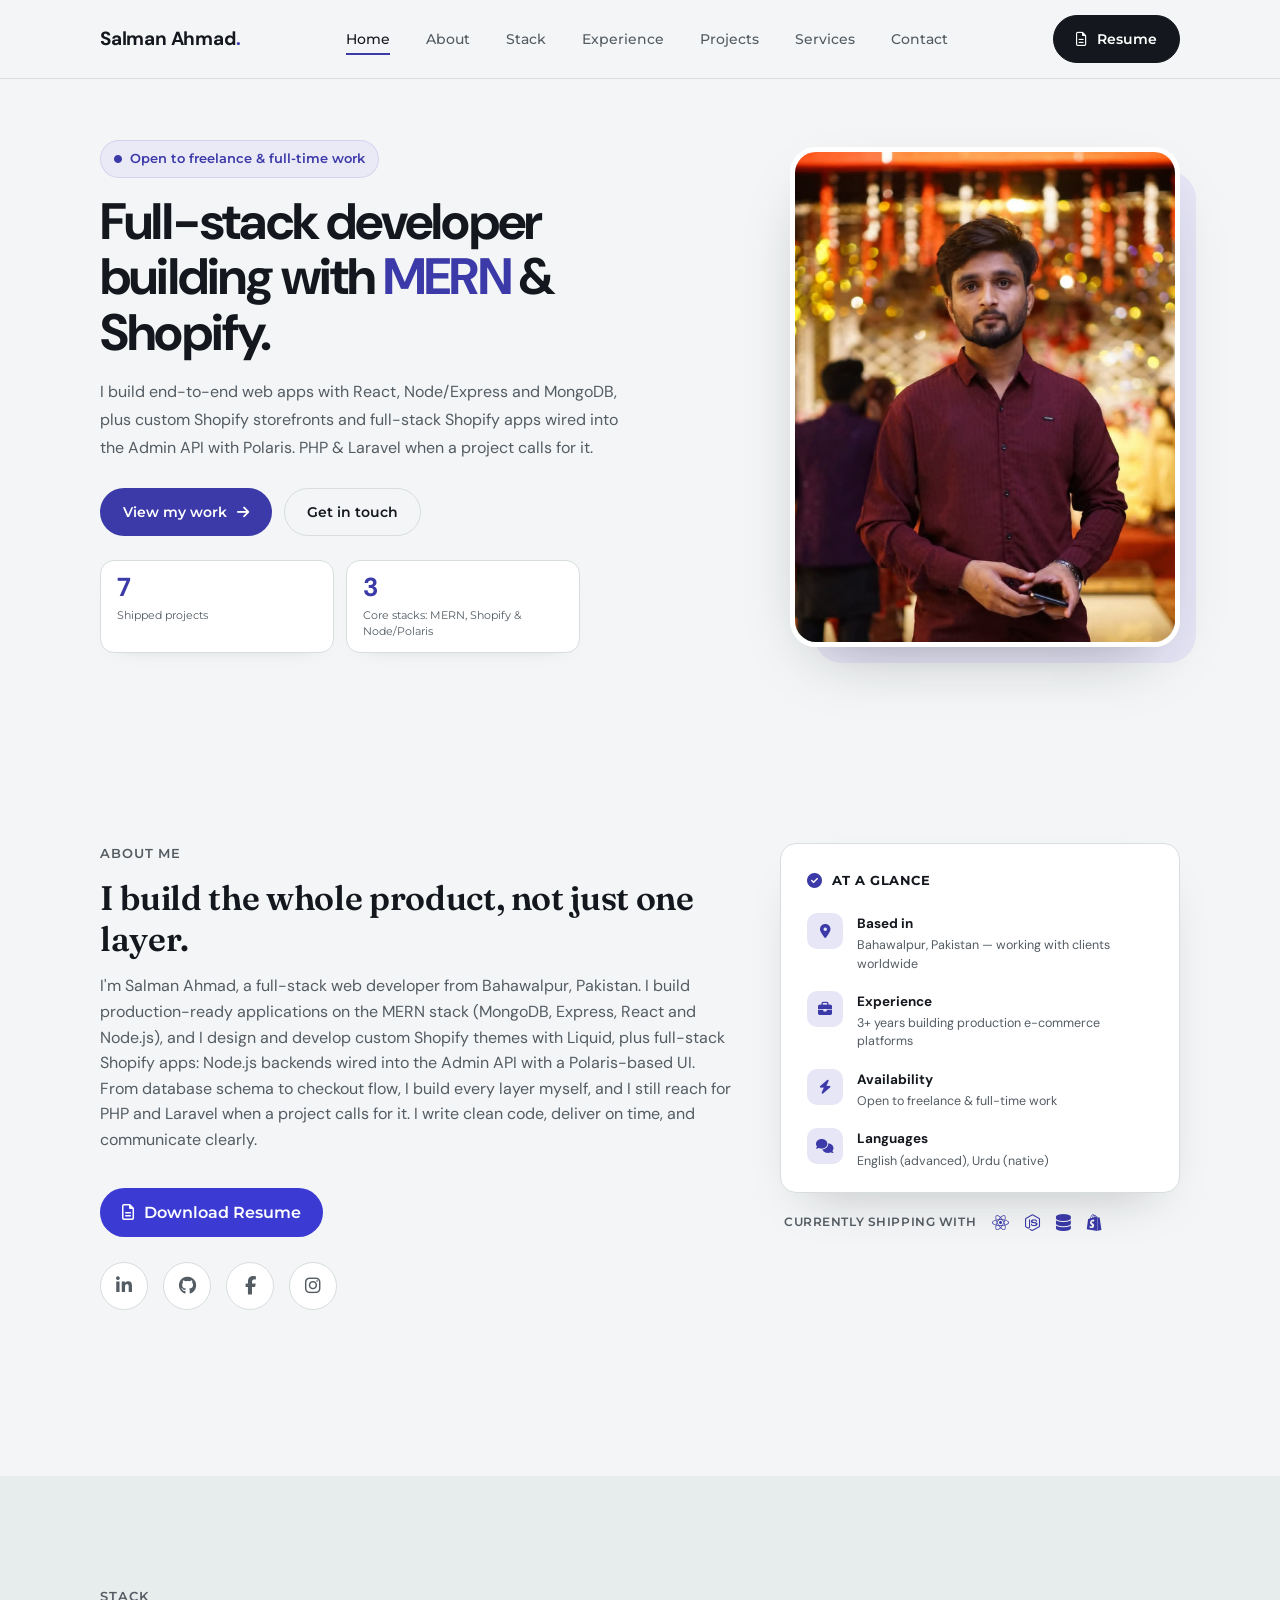
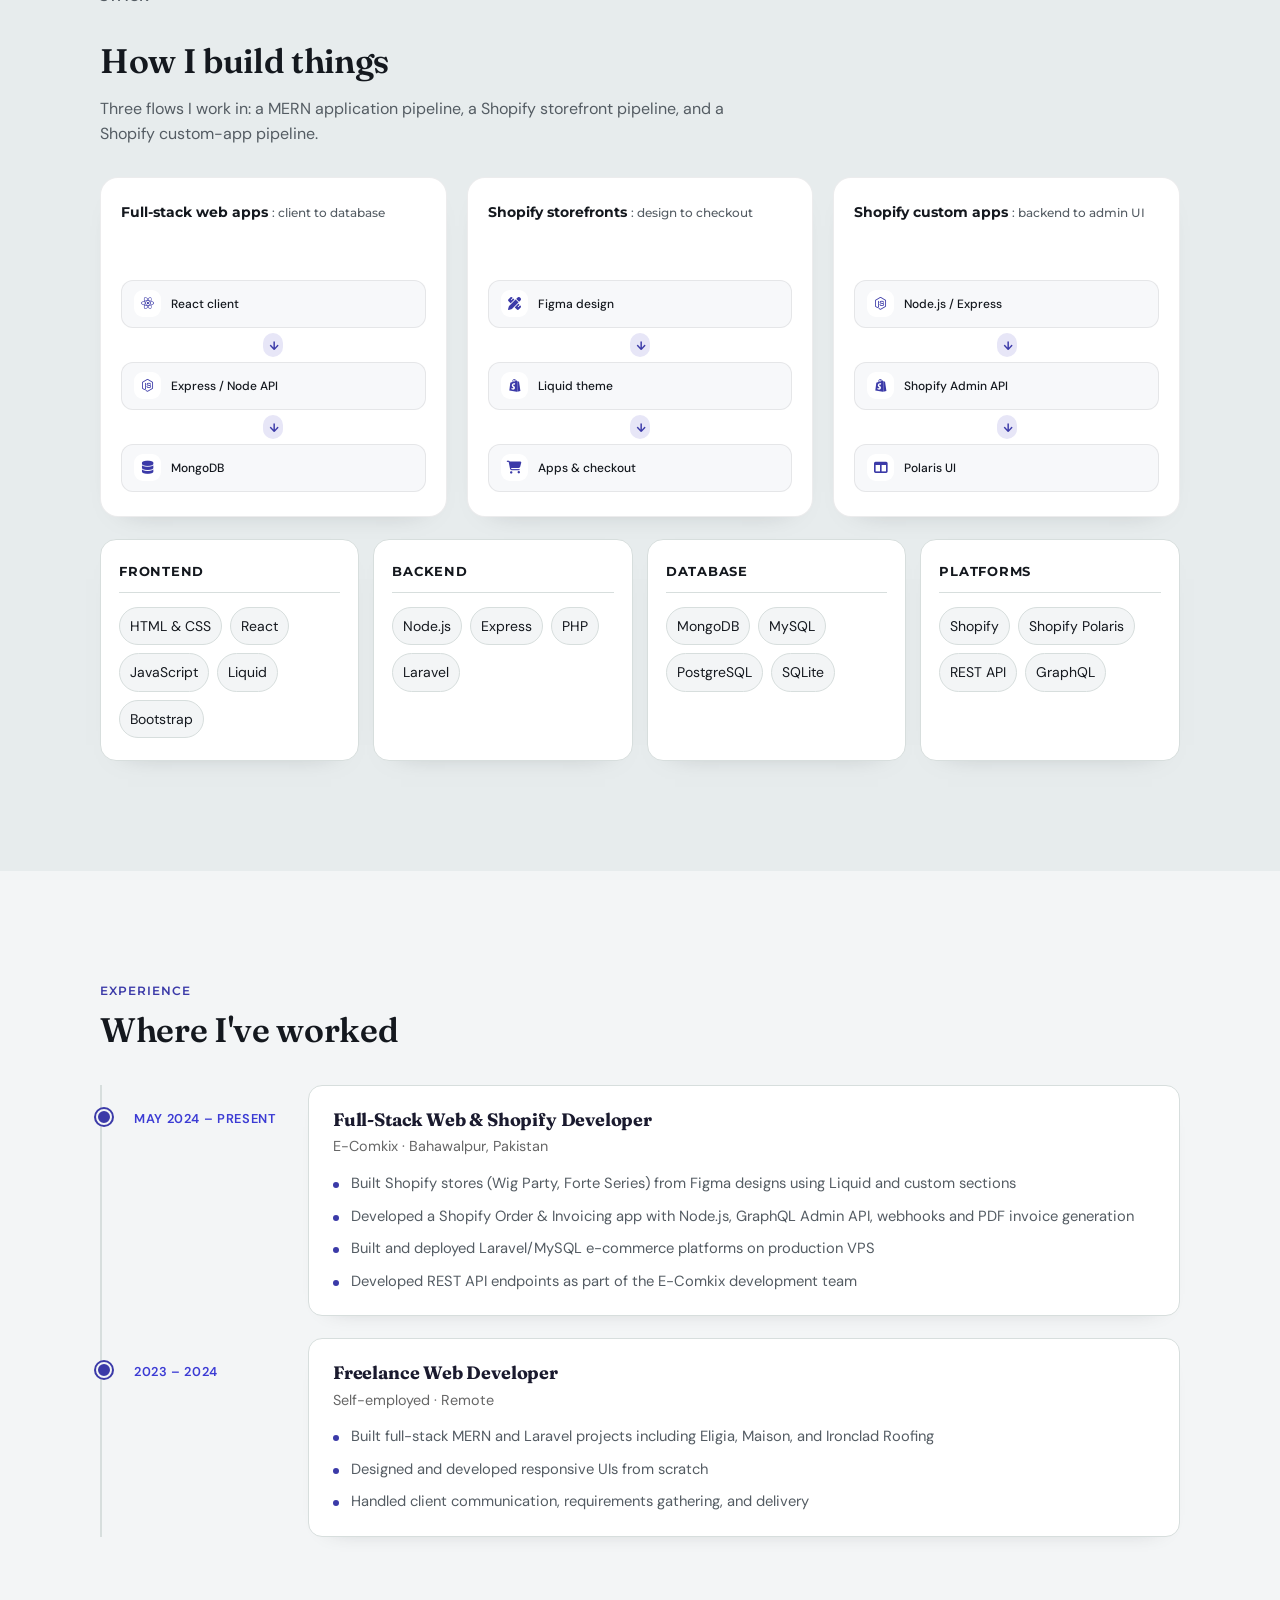
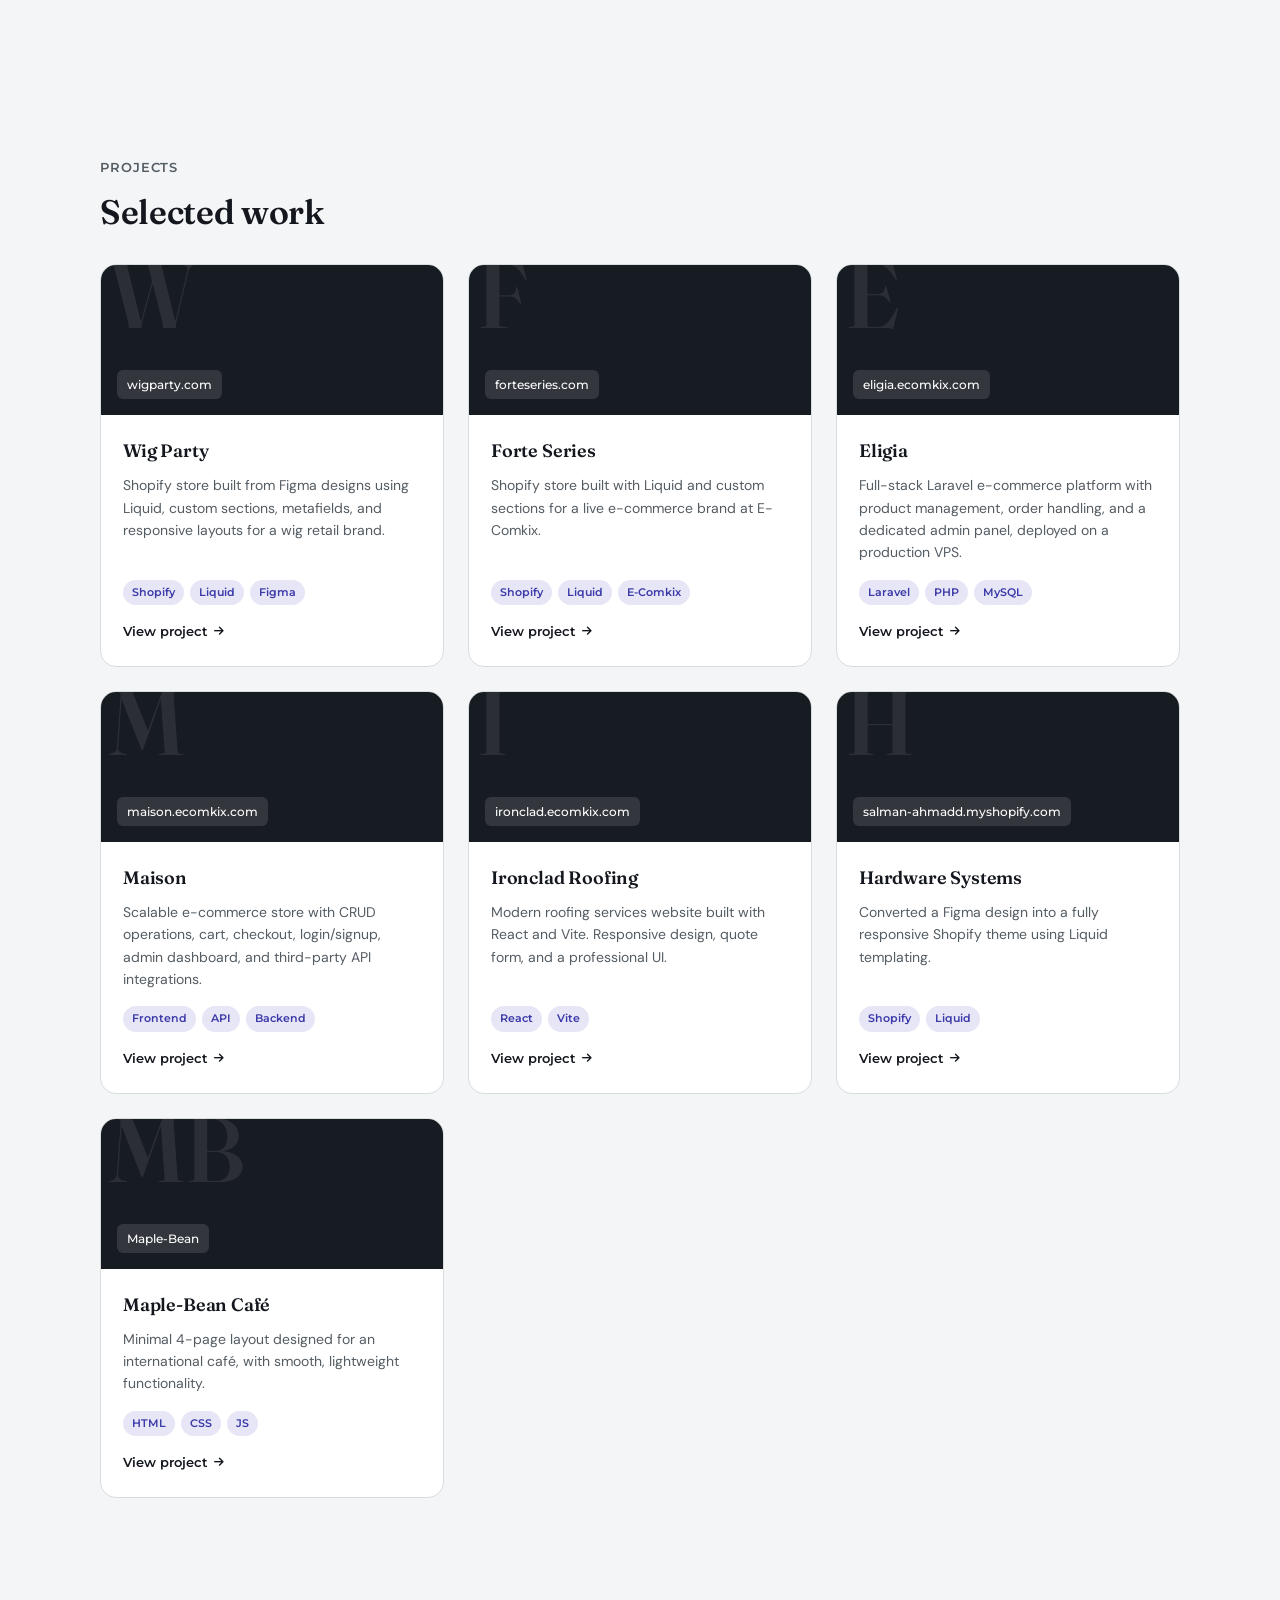
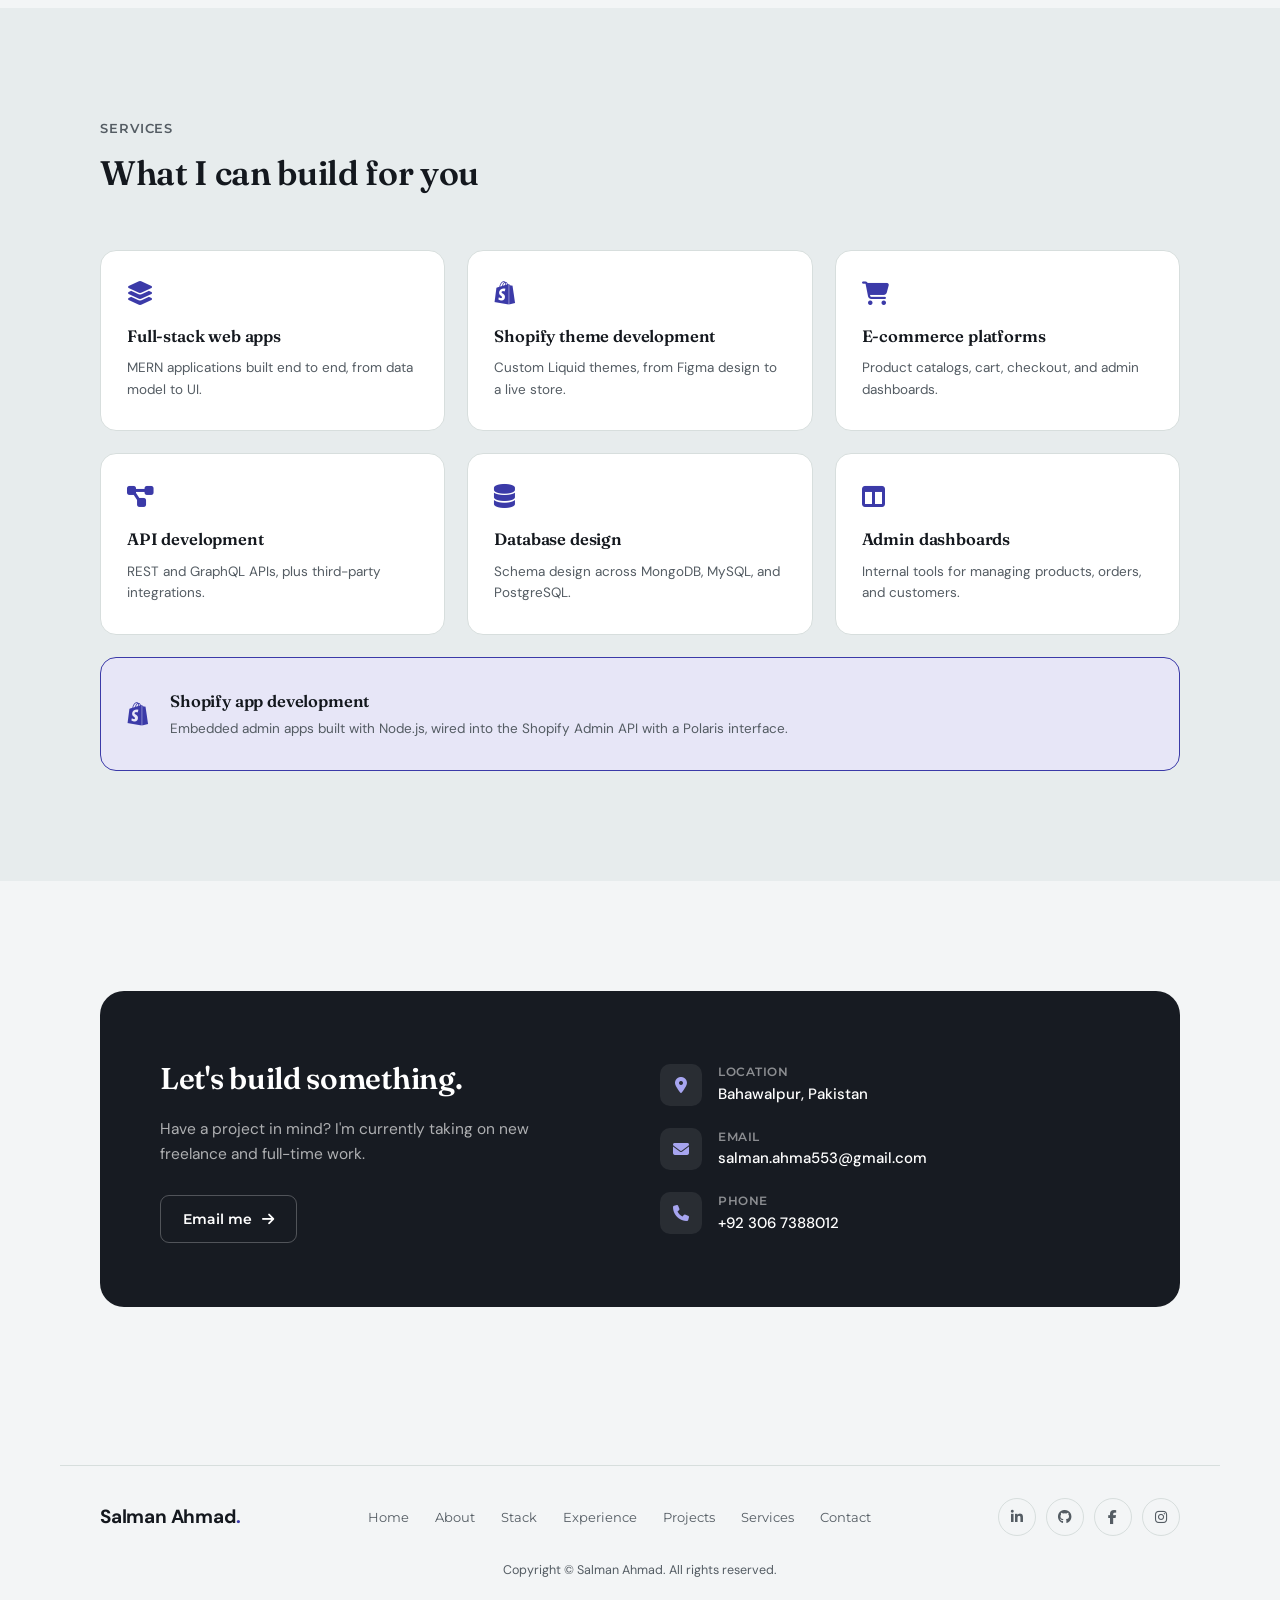
<file: index.html>
<!DOCTYPE html>
<html lang="en">

<head>
    <meta charset="UTF-8">
    <meta name="viewport" content="width=device-width, initial-scale=1.0">
    <title>Salman Ahmad | Full-Stack &amp; Shopify App Developer</title>
    <meta name="description" content="Salman Ahmad is a full-stack developer building with the MERN stack (React, Node.js, MongoDB) and Shopify — custom Liquid themes and Shopify apps wired into the Admin API with Polaris.">
    <meta property="og:type" content="website">
    <meta property="og:title" content="Salman Ahmad | Full-Stack &amp; Shopify App Developer">
    <meta property="og:description" content="Full-stack developer building with the MERN stack and Shopify — custom storefronts, Shopify apps and Laravel/PHP backends.">
    <meta property="og:image" content="https://salmanahmad-web.github.io/Portfolio/FB_IMG_1768382460910.jpg.jpeg">
    <meta property="og:url" content="https://salmanahmad-web.github.io/Portfolio/">
    <meta name="twitter:card" content="summary_large_image">
    <meta name="twitter:title" content="Salman Ahmad | Full-Stack &amp; Shopify App Developer">
    <meta name="twitter:description" content="Full-stack developer building with the MERN stack and Shopify — custom storefronts, Shopify apps and Laravel/PHP backends.">
    <meta name="twitter:image" content="https://salmanahmad-web.github.io/Portfolio/FB_IMG_1768382460910.jpg.jpeg">
    <link rel="icon" href="favicon.ico" sizes="any">
    <link rel="icon" type="image/svg+xml" href="favicon.svg">
    <link rel="apple-touch-icon" href="apple-touch-icon.png">
    <link rel="preconnect" href="https://fonts.googleapis.com">
    <link rel="preconnect" href="https://fonts.gstatic.com" crossorigin>
    <link
        href="https://fonts.googleapis.com/css2?family=DM+Sans:wght@400;500;600;700&family=Fraunces:ital,wght@0,400;0,500;0,600;0,700;1,400;1,500;1,600&family=Montserrat:wght@500;600;700;800&display=swap"
        rel="stylesheet">
    <link rel="stylesheet" href="https://cdnjs.cloudflare.com/ajax/libs/font-awesome/6.5.1/css/all.min.css">
    <link rel="stylesheet" href="style.css">
</head>

<body>

    <header>
        <nav class="nav">
            <div class="logo">Salman Ahmad<span class="logo-dot">.</span></div>
            <ul class="navlinks" id="navlinks">
                <li><a href="#home" class="active"><i class="fa-solid fa-house"></i> Home</a></li>
                <li><a href="#about"><i class="fa-solid fa-user"></i> About</a></li>
                <li><a href="#stack"><i class="fa-solid fa-layer-group"></i> Stack</a></li>
                <li><a href="#experience"><i class="fa-solid fa-briefcase"></i> Experience</a></li>
                <li><a href="#projects"><i class="fa-solid fa-diagram-project"></i> Projects</a></li>
                <li><a href="#services"><i class="fa-solid fa-toolbox"></i> Services</a></li>
                <li><a href="#contact"><i class="fa-solid fa-envelope"></i> Contact</a></li>
                <li class="navlinks-resume"><a href="Salman Ahmad Cv.pdf"><i class="fa-regular fa-file-lines"></i> Resume</a></li>
            </ul>
            <div class="navcta">
                <a href="Salman Ahmad Cv.pdf" class="btn btn--dark"><i class="fa-regular fa-file-lines"></i>
                    <span class="btn-label">Resume</span></a>
                <button class="burger" id="burger" aria-label="Toggle navigation menu" aria-expanded="false"><i class="fa-solid fa-bars"></i></button>
            </div>
        </nav>
    </header>

    <section class="hero wrap" id="home">
        <div class="hero-inner">
            <div class="hero-status"><i class="fa-solid fa-circle"></i> Open to freelance &amp; full-time work</div>
            <div class="hero-copy">
                <h1>Full-stack developer<br>building with <em>MERN</em> &amp;<br>Shopify.</h1>
                <p class="lead">I build end-to-end web apps with React, Node/Express and MongoDB, plus custom Shopify
                    storefronts and full-stack Shopify apps wired into the Admin API with Polaris. PHP &amp; Laravel
                    when a project calls for it.</p>
                <div class="hero-btns">
                    <a href="#projects" class="btn btn--solid">View my work <i class="fa-solid fa-arrow-right"></i></a>
                    <a href="#contact" class="btn btn--ghost">Get in touch</a>
                </div>
                <div class="hero-stats">
                    <div class="stat-card">
                        <p>7</p>
                        <p>Shipped projects</p>
                    </div>
                    <div class="stat-card">
                        <p>3</p>
                        <p>Core stacks: MERN, Shopify &amp; Node/Polaris</p>
                    </div>
                </div>
            </div>

            <div class="hero-img">
                <img src="FB_IMG_1768382460910.jpg.jpeg" alt="Salman Ahmad" fetchpriority="high" />
            </div>
        </div>

    </section>

    <section class="section" id="about">
        <div class="wrap">
            <div class="about-text">
                <div class="eyebrow">About Me</div>
                <div class="section-head" style="max-width:760px;">
                    <h2>I build the whole product, not just one layer.</h2>
                    <p>I'm Salman Ahmad, a full-stack web developer from Bahawalpur, Pakistan. I build production-ready
                        applications on the MERN stack (MongoDB, Express, React and Node.js), and I design and develop
                        custom Shopify themes with Liquid, plus full-stack Shopify apps: Node.js backends wired into
                        the Admin API with a Polaris-based UI. From database schema to checkout flow, I build every
                        layer myself, and I still reach for PHP and Laravel when a project calls for it. I write clean
                        code, deliver on time, and communicate clearly.</p>
                    <div class="about-actions">
                        <a href="Salman Ahmad Cv.pdf" download class="A-btn A-btn--ghost">
                            <i class="fa-regular fa-file-lines"></i>
                            Download Resume
                        </a>

                        <div class="about-socials">
                            <a href="https://www.linkedin.com/in/salman-ahmad-989951346" target="_blank" rel="noopener noreferrer" class="linkedin" aria-label="LinkedIn">
                                <i class="fa-brands fa-linkedin-in"></i>
                            </a>

                            <a href="https://github.com/salmanahmad-web" target="_blank" rel="noopener noreferrer" class="github" aria-label="GitHub">
                                <i class="fa-brands fa-github"></i>
                            </a>

                            <a href="https://www.facebook.com/share/1CG95E5Szq/" target="_blank" rel="noopener noreferrer" class="facebook" aria-label="Facebook">
                                <i class="fa-brands fa-facebook-f"></i>
                            </a>

                            <a href="https://www.instagram.com/salmanahmad691" target="_blank" rel="noopener noreferrer" class="instagram" aria-label="Instagram">
                                <i class="fa-brands fa-instagram"></i>
                            </a>
                        </div>
                    </div>
                </div>
            </div>

            <div class="hero-visual">
                <div class="about-card">
                    <div class="about-card-head"><i class="fa-solid fa-circle-check"></i> At a glance</div>
                    <ul class="about-facts">
                        <li>
                            <i class="fa-solid fa-location-dot"></i>
                            <div><b>Based in</b><span>Bahawalpur, Pakistan — working with clients worldwide</span></div>
                        </li>
                        <li>
                            <i class="fa-solid fa-briefcase"></i>
                            <div><b>Experience</b><span>3+ years building production e-commerce platforms</span></div>
                        </li>
                        <li>
                            <i class="fa-solid fa-bolt"></i>
                            <div><b>Availability</b><span>Open to freelance &amp; full-time work</span></div>
                        </li>
                        <li>
                            <i class="fa-solid fa-comments"></i>
                            <div><b>Languages</b><span>English (advanced), Urdu (native)</span></div>
                        </li>
                    </ul>
                </div>
                <div class="stack-row">
                    <span class="stack-row-label">Currently shipping with</span>
                    <i class="fa-brands fa-react" title="React"></i>
                    <i class="fa-brands fa-node-js" title="Node.js"></i>
                    <i class="fa-solid fa-database" title="MongoDB"></i>
                    <i class="fa-brands fa-shopify" title="Shopify"></i>
                </div>
            </div>
        </div>
    </section>

    <section class="section section--alt" id="stack">
        <div class="wrap">
            <div class="eyebrow">Stack</div>
            <div class="section-head">
                <h2>How I build things</h2>
                <p>Three flows I work in: a MERN application pipeline, a Shopify storefront pipeline, and a
                    Shopify custom-app pipeline.</p>
            </div>

            <div class="pipeline">
                <div class="pipeline-label"><b>Full-stack web apps</b>: client to database</div>
                <div class="pipeline-row">
                    <div class="pnode"><i class="fa-brands fa-react"></i> React client</div>
                    <span class="parrow">→</span>
                    <div class="pnode"><i class="fa-brands fa-node-js"></i> Express / Node API</div>
                    <span class="parrow">→</span>
                    <div class="pnode"><i class="fa-solid fa-database"></i> MongoDB</div>
                </div>
            </div>

            <div class="pipeline">
                <div class="pipeline-label"><b>Shopify storefronts</b>: design to checkout</div>
                <div class="pipeline-row">
                    <div class="pnode"><i class="fa-solid fa-pen-ruler"></i> Figma design</div>
                    <span class="parrow">→</span>
                    <div class="pnode"><i class="fa-brands fa-shopify"></i> Liquid theme</div>
                    <span class="parrow">→</span>
                    <div class="pnode"><i class="fa-solid fa-cart-shopping"></i> Apps &amp; checkout</div>
                </div>
            </div>

            <div class="pipeline">
                <div class="pipeline-label"><b>Shopify custom apps</b>: backend to admin UI</div>
                <div class="pipeline-row">
                    <div class="pnode"><i class="fa-brands fa-node-js"></i> Node.js / Express</div>
                    <span class="parrow">→</span>
                    <div class="pnode"><i class="fa-brands fa-shopify"></i> Shopify Admin API</div>
                    <span class="parrow">→</span>
                    <div class="pnode"><i class="fa-solid fa-table-columns"></i> Polaris UI</div>
                </div>
            </div>

            <div class="skillgrid">
                <div class="skillcat">
                    <h4>Frontend</h4>
                    <ul>
                        <li>HTML &amp; CSS</li>
                        <li>React</li>
                        <li>JavaScript</li>
                        <li>Liquid</li>
                        <li>Bootstrap</li>
                    </ul>
                </div>
                <div class="skillcat">
                    <h4>Backend</h4>
                    <ul>
                        <li>Node.js</li>
                        <li>Express</li>
                        <li>PHP</li>
                        <li>Laravel</li>
                    </ul>
                </div>
                <div class="skillcat">
                    <h4>Database</h4>
                    <ul>
                        <li>MongoDB</li>
                        <li>MySQL</li>
                        <li>PostgreSQL</li>
                        <li>SQLite</li>
                    </ul>
                </div>
                <div class="skillcat">
                    <h4>Platforms</h4>
                    <ul>
                        <li>Shopify</li>
                        <li>Shopify Polaris</li>
                        <li>REST API</li>
                        <li>GraphQL</li>
                    </ul>
                </div>
            </div>
        </div>
    </section>

    <section class="section" id="experience">
      <div class="wrap">
        <div class="section-label">EXPERIENCE</div>
        <h2 class="section-title">Where I've worked</h2>

        <div class="exp-timeline">

          <div class="exp-item">
            <div class="exp-left">
              <span class="exp-date">May 2024 – Present</span>
              <span class="exp-dot"></span>
            </div>
            <div class="exp-right">
              <div class="exp-header">
                <h3 class="exp-role">Full-Stack Web & Shopify Developer</h3>
                <span class="exp-company">E-Comkix · Bahawalpur, Pakistan</span>
              </div>
              <ul class="exp-list">
                <li>Built Shopify stores (Wig Party, Forte Series) from Figma designs using Liquid and custom sections</li>
                <li>Developed a Shopify Order & Invoicing app with Node.js, GraphQL Admin API, webhooks and PDF invoice generation</li>
                <li>Built and deployed Laravel/MySQL e-commerce platforms on production VPS</li>
                <li>Developed REST API endpoints as part of the E-Comkix development team</li>
              </ul>
            </div>
          </div>

          <div class="exp-item">
            <div class="exp-left">
              <span class="exp-date">2023 – 2024</span>
              <span class="exp-dot"></span>
            </div>
            <div class="exp-right">
              <div class="exp-header">
                <h3 class="exp-role">Freelance Web Developer</h3>
                <span class="exp-company">Self-employed · Remote</span>
              </div>
              <ul class="exp-list">
                <li>Built full-stack MERN and Laravel projects including Eligia, Maison, and Ironclad Roofing</li>
                <li>Designed and developed responsive UIs from scratch</li>
                <li>Handled client communication, requirements gathering, and delivery</li>
              </ul>
            </div>
          </div>

        </div>
      </div>
    </section>

    <section class="section" id="projects">
        <div class="wrap">
            <div class="eyebrow">Projects</div>
            <div class="section-head">
                <h2>Selected work</h2>
            </div>
            <div class="pgrid">

                <div class="pcard">
                  <a href="https://wigparty.com" target="_blank" rel="noopener noreferrer" class="pthumb">
                    <span class="pmonogram">W</span>
                    <span class="url-tag">wigparty.com</span>
                  </a>
                  <div class="pbody">
                    <h3>Wig Party</h3>
                    <p>Shopify store built from Figma designs using Liquid, custom sections, metafields, and responsive layouts for a wig retail brand.</p>
                    <div class="ptags"><span class="ptag">Shopify</span><span class="ptag">Liquid</span><span class="ptag">Figma</span></div>
                    <a href="https://wigparty.com" target="_blank" rel="noopener noreferrer" class="plink">View project <i class="fa-solid fa-arrow-right"></i></a>
                  </div>
                </div>

                <div class="pcard">
                  <a href="https://forteseries.com" target="_blank" rel="noopener noreferrer" class="pthumb">
                    <span class="pmonogram">F</span>
                    <span class="url-tag">forteseries.com</span>
                  </a>
                  <div class="pbody">
                    <h3>Forte Series</h3>
                    <p>Shopify store built with Liquid and custom sections for a live e-commerce brand at E-Comkix.</p>
                    <div class="ptags"><span class="ptag">Shopify</span><span class="ptag">Liquid</span><span class="ptag">E-Comkix</span></div>
                    <a href="https://forteseries.com" target="_blank" rel="noopener noreferrer" class="plink">View project <i class="fa-solid fa-arrow-right"></i></a>
                  </div>
                </div>

                <div class="pcard">
                    <a href="https://eligia.ecomkix.com/" target="_blank" rel="noopener noreferrer" class="pthumb">
                        <span class="pmonogram">E</span>
                        <span class="url-tag">eligia.ecomkix.com</span>
                    </a>
                    <div class="pbody">
                        <h3>Eligia</h3>
                        <p>Full-stack Laravel e-commerce platform with product management, order handling, and a
                            dedicated admin panel, deployed on a production VPS.</p>
                        <div class="ptags"><span class="ptag">Laravel</span><span class="ptag">PHP</span><span
                                class="ptag">MySQL</span></div>
                        <a href="https://eligia.ecomkix.com/" target="_blank" rel="noopener noreferrer" class="plink">View project <i
                                class="fa-solid fa-arrow-right"></i></a>
                    </div>
                </div>

                <div class="pcard">
                    <a href="https://maison.ecomkix.com/" target="_blank" rel="noopener noreferrer" class="pthumb">
                        <span class="pmonogram">M</span>
                        <span class="url-tag">maison.ecomkix.com</span>
                    </a>
                    <div class="pbody">
                        <h3>Maison</h3>
                        <p>Scalable e-commerce store with CRUD operations, cart, checkout, login/signup, admin
                            dashboard, and third-party API integrations.</p>
                        <div class="ptags"><span class="ptag">Frontend</span><span class="ptag">API</span><span
                                class="ptag">Backend</span></div>
                        <a href="https://maison.ecomkix.com/" target="_blank" rel="noopener noreferrer" class="plink">View project <i
                                class="fa-solid fa-arrow-right"></i></a>
                    </div>
                </div>

                <div class="pcard">
                    <a href="https://ironclad.ecomkix.com/" target="_blank" rel="noopener noreferrer" class="pthumb">
                        <span class="pmonogram">I</span>
                        <span class="url-tag">ironclad.ecomkix.com</span>
                    </a>
                    <div class="pbody">
                        <h3>Ironclad Roofing</h3>
                        <p>Modern roofing services website built with React and Vite. Responsive design, quote form, and
                            a professional UI.</p>
                        <div class="ptags"><span class="ptag">React</span><span class="ptag">Vite</span></div>
                        <a href="https://ironclad.ecomkix.com/" target="_blank" rel="noopener noreferrer" class="plink">View project <i
                                class="fa-solid fa-arrow-right"></i></a>
                    </div>
                </div>

                <div class="pcard">
                    <a href="https://salman-ahmadd.myshopify.com/" target="_blank" rel="noopener noreferrer" class="pthumb">
                        <span class="pmonogram">H</span>
                        <span class="url-tag">salman-ahmadd.myshopify.com</span>
                    </a>
                    <div class="pbody">
                        <h3>Hardware Systems</h3>
                        <p>Converted a Figma design into a fully responsive Shopify theme using Liquid templating.</p>
                        <div class="ptags"><span class="ptag">Shopify</span><span class="ptag">Liquid</span></div>
                        <a href="https://salman-ahmadd.myshopify.com/" target="_blank" rel="noopener noreferrer" class="plink">View project <i
                                class="fa-solid fa-arrow-right"></i></a>
                    </div>
                </div>

                <div class="pcard">
                    <a href="https://salmanahmad-web.github.io/Maple-Bean/" target="_blank" rel="noopener noreferrer" class="pthumb">
                        <span class="pmonogram">MB</span>
                        <span class="url-tag">Maple-Bean</span>
                    </a>
                    <div class="pbody">
                        <h3>Maple-Bean Café</h3>
                        <p>Minimal 4-page layout designed for an international café, with smooth, lightweight
                            functionality.</p>
                        <div class="ptags"><span class="ptag">HTML</span><span class="ptag">CSS</span><span
                                class="ptag">JS</span></div>
                        <a href="https://salmanahmad-web.github.io/Maple-Bean/" class="plink" target="_blank" rel="noopener noreferrer">View
                            project <i class="fa-solid fa-arrow-right"></i></a>
                    </div>
                </div>

            </div>
        </div>
    </section>

    <section class="section section--alt" id="services">
        <div class="wrap">
            <div class="eyebrow">Services</div>
            <div class="section-head">
                <h2>What I can build for you</h2>
            </div>
            <div class="sgrid">
                <div class="scard"><i class="fa-solid fa-layer-group"></i>
                    <h3>Full-stack web apps</h3>
                    <p>MERN applications built end to end, from data model to UI.</p>
                </div>
                <div class="scard"><i class="fa-brands fa-shopify"></i>
                    <h3>Shopify theme development</h3>
                    <p>Custom Liquid themes, from Figma design to a live store.</p>
                </div>
                <div class="scard"><i class="fa-solid fa-cart-shopping"></i>
                    <h3>E-commerce platforms</h3>
                    <p>Product catalogs, cart, checkout, and admin dashboards.</p>
                </div>
                <div class="scard"><i class="fa-solid fa-diagram-project"></i>
                    <h3>API development</h3>
                    <p>REST and GraphQL APIs, plus third-party integrations.</p>
                </div>
                <div class="scard"><i class="fa-solid fa-database"></i>
                    <h3>Database design</h3>
                    <p>Schema design across MongoDB, MySQL, and PostgreSQL.</p>
                </div>
                <div class="scard"><i class="fa-solid fa-table-columns"></i>
                    <h3>Admin dashboards</h3>
                    <p>Internal tools for managing products, orders, and customers.</p>
                </div>
                <div class="scard scard--feature">
                    <i class="fa-brands fa-shopify"></i>
                    <div>
                        <h3>Shopify app development</h3>
                        <p>Embedded admin apps built with Node.js, wired into the Shopify Admin API with a Polaris
                            interface.</p>
                    </div>
                </div>
            </div>
        </div>
    </section>

    <section class="section" id="contact">
        <div class="wrap">
            <div class="contact">
                <div>
                    <h2>Let's build something.</h2>
                    <p class="lead">Have a project in mind? I'm currently taking on new freelance and full-time work.
                    </p>
                    <a href="mailto:salman.ahma553@gmail.com?subject=Project%20Inquiry&body=Hi%20Salman%2C%20I%20would%20like%20to%20discuss%20a%20project%20with%20you."
                        class="btn btn--ghost-dark">Email me <i class="fa-solid fa-arrow-right"></i></a>
                </div>
                <div class="cinfo">
                    <div class="cinfo-row"><i class="fa-solid fa-location-dot"></i>
                        <div>
                            <p>Location</p>
                            <p>Bahawalpur, Pakistan</p>
                        </div>
                    </div>
                    <div class="cinfo-row"><i class="fa-solid fa-envelope"></i>
                        <div>
                            <p>Email</p>
                            <p><a href="mailto:salman.ahma553@gmail.com">salman.ahma553@gmail.com</a></p>
                        </div>
                    </div>
                    <div class="cinfo-row"><i class="fa-solid fa-phone"></i>
                        <div>
                            <p>Phone</p>
                            <p><a href="tel:+923067388012">+92 306 7388012</a></p>
                        </div>
                    </div>
                </div>
            </div>
        </div>
    </section>

    <footer>
        <div class="footrow">
            <div class="logo">Salman Ahmad<span class="logo-dot">.</span></div>
            <ul class="footlinks">
                <li><a href="#home">Home</a></li>
                <li><a href="#about">About</a></li>
                <li><a href="#stack">Stack</a></li>
                <li><a href="#experience">Experience</a></li>
                <li><a href="#projects">Projects</a></li>
                <li><a href="#services">Services</a></li>
                <li><a href="#contact">Contact</a></li>
            </ul>
            <div class="socials">
                <a href="https://www.linkedin.com/in/salman-ahmad-989951346" target="_blank" rel="noopener noreferrer" aria-label="LinkedIn"><i
                        class="fa-brands fa-linkedin-in"></i></a>
                <a href="https://github.com/salmanahmad-web" target="_blank" rel="noopener noreferrer" aria-label="GitHub"><i
                        class="fa-brands fa-github"></i></a>
                <a href="https://www.facebook.com/share/1CG95E5Szq/" target="_blank" rel="noopener noreferrer" aria-label="Facebook"><i
                        class="fa-brands fa-facebook-f"></i></a>
                <a href="https://www.instagram.com/salmanahmad691" target="_blank" rel="noopener noreferrer" aria-label="Instagram"><i
                        class="fa-brands fa-instagram"></i></a>
            </div>
        </div>
        <p class="copy">Copyright © Salman Ahmad. All rights reserved.</p>
    </footer>

    <script>
        const burger = document.getElementById('burger');
        const navlinks = document.getElementById('navlinks');
        const burgerIcon = burger.querySelector('i');
        const setNavOpen = isOpen => {
            navlinks.classList.toggle('open', isOpen);
            burgerIcon.classList.toggle('fa-bars', !isOpen);
            burgerIcon.classList.toggle('fa-xmark', isOpen);
            burger.setAttribute('aria-expanded', String(isOpen));
        };
        burger.addEventListener('click', () => {
            setNavOpen(!navlinks.classList.contains('open'));
        });
        navlinks.querySelectorAll('a').forEach(a => a.addEventListener('click', () => setNavOpen(false)));

        document.addEventListener('click', (e) => {
            const isOpen = navlinks.classList.contains('open');
            if (isOpen && !navlinks.contains(e.target) && !burger.contains(e.target)) {
                setNavOpen(false);
            }
        });

        document.addEventListener('keydown', e => {
            if (e.key === 'Escape' && navlinks.classList.contains('open')) {
                setNavOpen(false);
                burger.focus();
            }
        });

        const sections = document.querySelectorAll('section[id]');
        const navA = document.querySelectorAll('.navlinks a');
        window.addEventListener('scroll', () => {
            let current = '';
            sections.forEach(sec => {
                if (window.scrollY + 130 >= sec.offsetTop) current = sec.getAttribute('id');
            });
            navA.forEach(a => {
                a.classList.toggle('active', a.getAttribute('href') === '#' + current);
            });
        });
    </script>

</body>

</html>
</file>
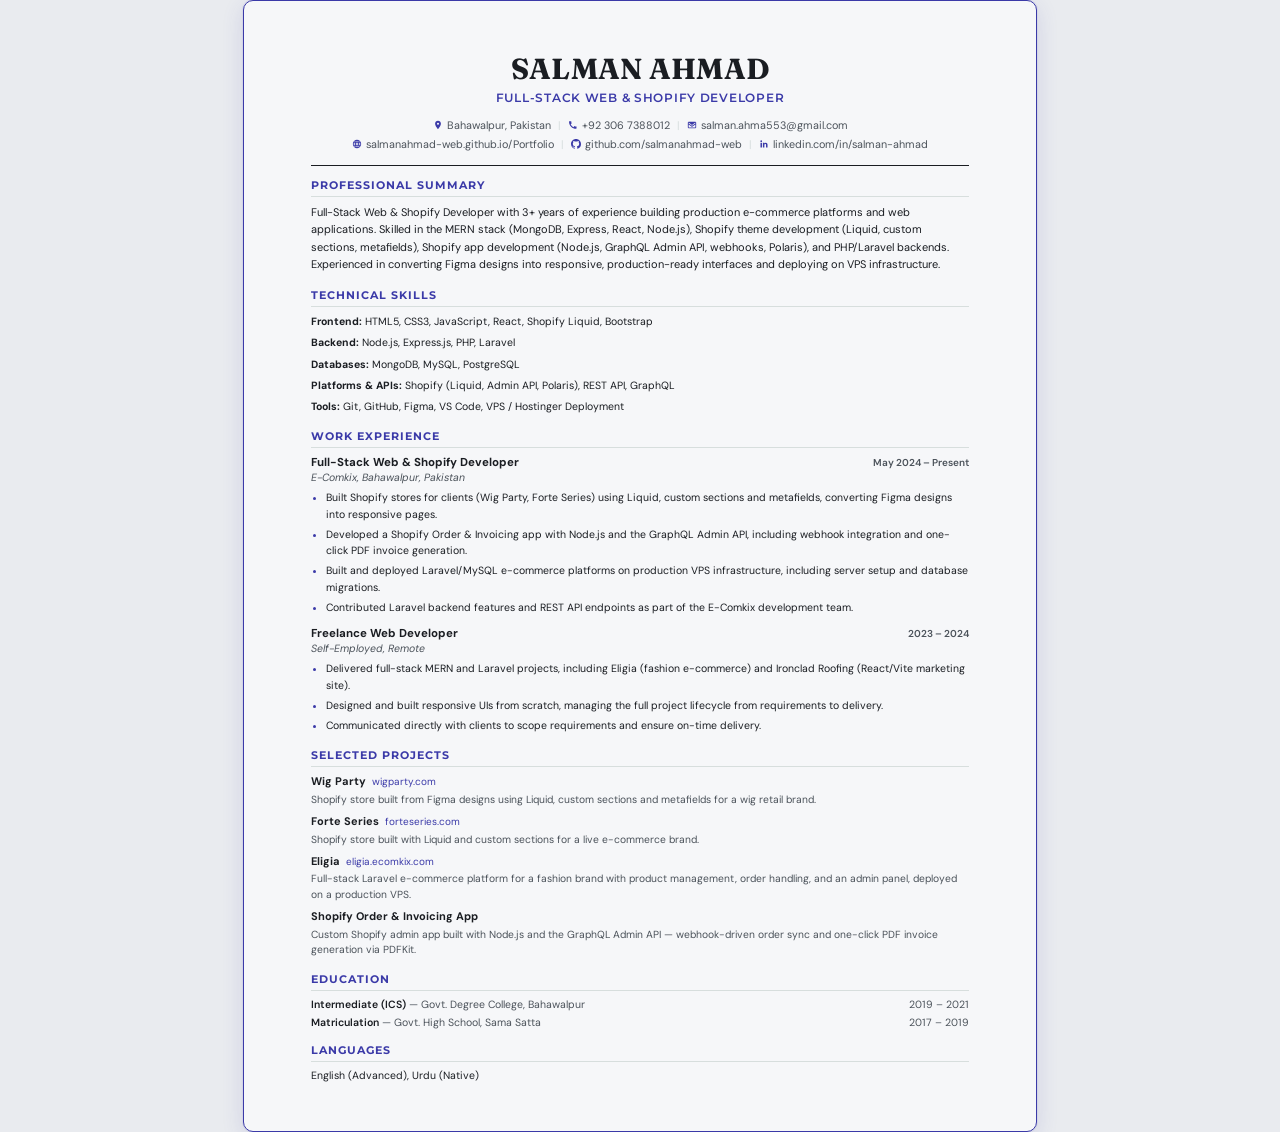
<file: cv.html>
<!DOCTYPE html>
<html lang="en">
<head>
<meta charset="UTF-8">
<title>Salman Ahmad — Resume</title>
<link rel="preconnect" href="https://fonts.googleapis.com">
<link rel="preconnect" href="https://fonts.gstatic.com" crossorigin>
<link href="https://fonts.googleapis.com/css2?family=DM+Sans:wght@400;500;600;700&family=Fraunces:wght@600;700&family=Montserrat:wght@600;700&display=swap" rel="stylesheet">
<style>
  :root{
    --ink:#1A1D22;
    --ink-soft:#4B525A;
    --line:#D7DEDD;
    --accent:#3B3AA8;
  }

  *{ box-sizing:border-box; }

  html,body{
    margin:0;
    padding:0;
    background:#E9EBEF;
    color:var(--ink);
    font-family:'DM Sans', Arial, Helvetica, sans-serif;
  }

  .page{
    width:8.27in;
    min-height:11.2in;
    margin:0 auto;
    padding:0.52in 0.7in;
    background:#F6F7F9;
    border:1.5px solid var(--accent);
    border-radius:10px;
    box-shadow:0 0 0 1px rgba(59,58,168,.06), 0 6px 22px rgba(59,58,168,.14);
  }

  a{ color:var(--accent); text-decoration:none; }
  a:hover{ text-decoration:underline; }

  /* ---------- header ---------- */
  .name{
    margin:0 0 4px;
    font-family:'Fraunces', serif;
    font-weight:700;
    font-size:29px;
    letter-spacing:.01em;
    color:var(--ink);
    text-align:center;
  }

  .title{
    margin:0 0 11px;
    font-family:'Montserrat', sans-serif;
    font-weight:600;
    font-size:12px;
    letter-spacing:.06em;
    text-transform:uppercase;
    color:var(--accent);
    text-align:center;
  }

  .contact{
    margin:0 0 2px;
    font-size:10.8px;
    line-height:1.75;
    color:var(--ink-soft);
    text-align:center;
    padding-bottom:11px;
    border-bottom:1.5px solid var(--ink);
  }

  .contact a{ color:var(--ink-soft); }
  .contact .sep{ margin:0 7px; color:var(--line); }

  .c-icon{
    width:10px;
    height:10px;
    margin-right:4px;
    vertical-align:-1px;
    fill:var(--accent);
  }

  /* ---------- sections ---------- */
  h2{
    margin:14px 0 7px;
    font-family:'Montserrat', sans-serif;
    font-weight:700;
    font-size:11px;
    letter-spacing:.09em;
    text-transform:uppercase;
    color:var(--accent);
    padding-bottom:4px;
    border-bottom:1px solid var(--line);
  }

  h2:first-of-type{ margin-top:12px; }

  p.summary{
    margin:0;
    font-size:11px;
    line-height:1.6;
    color:var(--ink);
  }

  /* ---------- skills ---------- */
  .skill-line{
    margin:0 0 5px;
    font-size:10.5px;
    line-height:1.55;
    color:var(--ink);
  }

  .skill-line b{
    font-weight:700;
    color:var(--ink);
  }

  /* ---------- experience / education rows ---------- */
  .entry{ margin-bottom:10px; }
  .entry:last-child{ margin-bottom:0; }

  .entry-head{
    display:flex;
    justify-content:space-between;
    align-items:baseline;
    gap:10px;
  }

  .role{
    font-weight:700;
    font-size:11.5px;
    color:var(--ink);
  }

  .date{
    flex-shrink:0;
    font-size:10px;
    font-weight:600;
    color:var(--ink-soft);
    white-space:nowrap;
  }

  .org{
    margin:1px 0 6px;
    font-size:10.5px;
    font-style:italic;
    color:var(--ink-soft);
  }

  ul.bullets{
    margin:0;
    padding-left:15px;
  }

  ul.bullets li{
    font-size:10.5px;
    line-height:1.55;
    color:var(--ink);
    margin-bottom:4px;
  }

  ul.bullets li::marker{ color:var(--accent); }

  /* ---------- projects ---------- */
  .proj{ margin-bottom:7px; }
  .proj:last-child{ margin-bottom:0; }

  .proj-head{
    font-size:11px;
    line-height:1.4;
  }

  .proj-head .proj-name{
    font-weight:700;
    color:var(--ink);
  }

  .proj-head .proj-link{
    margin-left:6px;
    font-size:10px;
  }

  .proj p{
    margin:2px 0 0;
    font-size:10.3px;
    line-height:1.5;
    color:var(--ink-soft);
  }

  /* ---------- education / languages ---------- */
  .edu-row{
    display:flex;
    justify-content:space-between;
    gap:10px;
    font-size:10.5px;
    margin-bottom:5px;
  }

  .edu-row .deg{ font-weight:600; color:var(--ink); }
  .edu-row .school{ color:var(--ink-soft); }
  .edu-row .yr{ flex-shrink:0; color:var(--ink-soft); white-space:nowrap; }

  .languages{ font-size:10.5px; color:var(--ink); }

  @media print{
    body{ -webkit-print-color-adjust:exact; print-color-adjust:exact; background:#F6F7F9; }
    @page{ size:A4; margin:0.14in; }
    .page{ padding:0.36in 0.48in; width:auto; min-height:0; }
    .entry, .proj, h2{ break-inside:avoid; }
  }
</style>
</head>
<body>

<div class="page">

  <!-- HEADER -->
  <div class="name">SALMAN AHMAD</div>
  <div class="title">Full-Stack Web &amp; Shopify Developer</div>
  <div class="contact">
    <svg class="c-icon" viewBox="0 0 24 24"><path d="M12 2C8.13 2 5 5.13 5 9c0 5.25 7 13 7 13s7-7.75 7-13c0-3.87-3.13-7-7-7zm0 9.5A2.5 2.5 0 1 1 12 6.5a2.5 2.5 0 0 1 0 5z"/></svg>Bahawalpur, Pakistan<span class="sep">|</span><svg class="c-icon" viewBox="0 0 24 24"><path d="M6.6 10.8c1.4 2.7 3.6 4.9 6.3 6.3l2.1-2.1c.3-.3.7-.4 1-.2 1.1.4 2.3.6 3.5.6.6 0 1 .4 1 1V20c0 .6-.4 1-1 1-9.4 0-17-7.6-17-17 0-.6.4-1 1-1h3.5c.6 0 1 .4 1 1 0 1.2.2 2.4.6 3.5.1.3 0 .7-.2 1l-2.1 2.1z"/></svg><a href="tel:+923067388012">+92 306 7388012</a><span class="sep">|</span><svg class="c-icon" viewBox="0 0 24 24"><path d="M4 4h16c1.1 0 2 .9 2 2v12c0 1.1-.9 2-2 2H4c-1.1 0-2-.9-2-2V6c0-1.1.9-2 2-2zm0 2.24V8.1l8 5.99 8-5.99V6.24L12 12.1 4 6.24zM4 10.51V18h16v-7.49l-7.4 5.54a1 1 0 0 1-1.2 0L4 10.51z"/></svg><a href="mailto:salman.ahma553@gmail.com">salman.ahma553@gmail.com</a><br>
    <svg class="c-icon" viewBox="0 0 24 24"><path d="M12 2a10 10 0 1 0 0 20 10 10 0 0 0 0-20zm6.93 6H16.5a15.7 15.7 0 0 0-1.26-3.86A8.03 8.03 0 0 1 18.93 8zM12 4.04c.83 1.1 1.5 2.5 1.94 3.96h-3.88c.44-1.46 1.11-2.86 1.94-3.96zM4.26 14A7.9 7.9 0 0 1 4 12c0-.69.1-1.36.26-2H7.5c-.08.65-.13 1.32-.13 2s.05 1.35.13 2H4.26zm.81 2h2.43a15.7 15.7 0 0 0 1.26 3.86A8.03 8.03 0 0 1 5.07 16zm2.43-8H5.07a8.03 8.03 0 0 1 3.69-3.86A15.7 15.7 0 0 0 7.5 8zM12 19.96c-.83-1.1-1.5-2.5-1.94-3.96h3.88c-.44 1.46-1.11 2.86-1.94 3.96zM14.5 14h-5a13.7 13.7 0 0 1-.14-2c0-.68.05-1.35.14-2h5c.09.65.14 1.32.14 2s-.05 1.35-.14 2zm.15 5.86A15.7 15.7 0 0 0 15.91 16h2.43a8.03 8.03 0 0 1-3.69 3.86zM16.5 14c.08-.65.13-1.32.13-2s-.05-1.35-.13-2h3.24c.16.64.26 1.31.26 2s-.1 1.36-.26 2H16.5z"/></svg><a href="https://salmanahmad-web.github.io/Portfolio/" target="_blank">salmanahmad-web.github.io/Portfolio</a><span class="sep">|</span><svg class="c-icon" viewBox="0 0 16 16"><path d="M8 0C3.58 0 0 3.58 0 8c0 3.54 2.29 6.53 5.47 7.59.4.07.55-.17.55-.38 0-.19-.01-.82-.01-1.49-2.01.37-2.53-.49-2.69-.94-.09-.23-.48-.94-.82-1.13-.28-.15-.68-.52-.01-.53.63-.01 1.08.58 1.23.82.72 1.21 1.87.87 2.33.66.07-.52.28-.87.51-1.07-1.78-.2-3.64-.89-3.64-3.95 0-.87.31-1.59.82-2.15-.08-.2-.36-1.02.08-2.12 0 0 .67-.21 2.2.82.64-.18 1.32-.27 2-.27.68 0 1.36.09 2 .27 1.53-1.04 2.2-.82 2.2-.82.44 1.1.16 1.92.08 2.12.51.56.82 1.27.82 2.15 0 3.07-1.87 3.75-3.65 3.95.29.25.54.73.54 1.48 0 1.07-.01 1.93-.01 2.2 0 .21.15.46.55.38A8.01 8.01 0 0 0 16 8c0-4.42-3.58-8-8-8z"/></svg><a href="https://github.com/salmanahmad-web" target="_blank">github.com/salmanahmad-web</a><span class="sep">|</span><svg class="c-icon" viewBox="0 0 24 24"><path d="M20.45 20.45h-3.56v-5.57c0-1.33-.02-3.03-1.85-3.03-1.85 0-2.14 1.45-2.14 2.94v5.66H9.34V9h3.41v1.56h.05c.48-.9 1.64-1.85 3.37-1.85 3.6 0 4.27 2.37 4.27 5.46v6.28zM5.34 7.43a2.07 2.07 0 1 1 0-4.14 2.07 2.07 0 0 1 0 4.14zM7.12 20.45H3.56V9h3.56v11.45z"/></svg><a href="https://www.linkedin.com/in/salman-ahmad-989951346" target="_blank">linkedin.com/in/salman-ahmad</a>
  </div>

  <!-- SUMMARY -->
  <h2>Professional Summary</h2>
  <p class="summary">
    Full-Stack Web &amp; Shopify Developer with 3+ years of experience building production e-commerce platforms and web applications. Skilled in the MERN stack (MongoDB, Express, React, Node.js), Shopify theme development (Liquid, custom sections, metafields), Shopify app development (Node.js, GraphQL Admin API, webhooks, Polaris), and PHP/Laravel backends. Experienced in converting Figma designs into responsive, production-ready interfaces and deploying on VPS infrastructure.
  </p>

  <!-- SKILLS -->
  <h2>Technical Skills</h2>
  <p class="skill-line"><b>Frontend:</b> HTML5, CSS3, JavaScript, React, Shopify Liquid, Bootstrap</p>
  <p class="skill-line"><b>Backend:</b> Node.js, Express.js, PHP, Laravel</p>
  <p class="skill-line"><b>Databases:</b> MongoDB, MySQL, PostgreSQL</p>
  <p class="skill-line"><b>Platforms &amp; APIs:</b> Shopify (Liquid, Admin API, Polaris), REST API, GraphQL</p>
  <p class="skill-line"><b>Tools:</b> Git, GitHub, Figma, VS Code, VPS / Hostinger Deployment</p>

  <!-- EXPERIENCE -->
  <h2>Work Experience</h2>

  <div class="entry">
    <div class="entry-head">
      <span class="role">Full-Stack Web &amp; Shopify Developer</span>
      <span class="date">May 2024 – Present</span>
    </div>
    <div class="org">E-Comkix, Bahawalpur, Pakistan</div>
    <ul class="bullets">
      <li>Built Shopify stores for clients (Wig Party, Forte Series) using Liquid, custom sections and metafields, converting Figma designs into responsive pages.</li>
      <li>Developed a Shopify Order &amp; Invoicing app with Node.js and the GraphQL Admin API, including webhook integration and one-click PDF invoice generation.</li>
      <li>Built and deployed Laravel/MySQL e-commerce platforms on production VPS infrastructure, including server setup and database migrations.</li>
      <li>Contributed Laravel backend features and REST API endpoints as part of the E-Comkix development team.</li>
    </ul>
  </div>

  <div class="entry">
    <div class="entry-head">
      <span class="role">Freelance Web Developer</span>
      <span class="date">2023 – 2024</span>
    </div>
    <div class="org">Self-Employed, Remote</div>
    <ul class="bullets">
      <li>Delivered full-stack MERN and Laravel projects, including Eligia (fashion e-commerce) and Ironclad Roofing (React/Vite marketing site).</li>
      <li>Designed and built responsive UIs from scratch, managing the full project lifecycle from requirements to delivery.</li>
      <li>Communicated directly with clients to scope requirements and ensure on-time delivery.</li>
    </ul>
  </div>

  <!-- PROJECTS -->
  <h2>Selected Projects</h2>

  <div class="proj">
    <div class="proj-head"><span class="proj-name">Wig Party</span><a class="proj-link" href="https://wigparty.com/" target="_blank">wigparty.com</a></div>
    <p>Shopify store built from Figma designs using Liquid, custom sections and metafields for a wig retail brand.</p>
  </div>

  <div class="proj">
    <div class="proj-head"><span class="proj-name">Forte Series</span><a class="proj-link" href="https://forteseries.com/" target="_blank">forteseries.com</a></div>
    <p>Shopify store built with Liquid and custom sections for a live e-commerce brand.</p>
  </div>

  <div class="proj">
    <div class="proj-head"><span class="proj-name">Eligia</span><a class="proj-link" href="https://eligia.ecomkix.com/" target="_blank">eligia.ecomkix.com</a></div>
    <p>Full-stack Laravel e-commerce platform for a fashion brand with product management, order handling, and an admin panel, deployed on a production VPS.</p>
  </div>

  <div class="proj">
    <div class="proj-head"><span class="proj-name">Shopify Order &amp; Invoicing App</span></div>
    <p>Custom Shopify admin app built with Node.js and the GraphQL Admin API — webhook-driven order sync and one-click PDF invoice generation via PDFKit.</p>
  </div>

  <!-- EDUCATION -->
  <h2>Education</h2>
  <div class="edu-row"><span><span class="deg">Intermediate (ICS)</span> <span class="school">— Govt. Degree College, Bahawalpur</span></span><span class="yr">2019 – 2021</span></div>
  <div class="edu-row"><span><span class="deg">Matriculation</span> <span class="school">— Govt. High School, Sama Satta</span></span><span class="yr">2017 – 2019</span></div>

  <!-- LANGUAGES -->
  <h2>Languages</h2>
  <div class="languages">English (Advanced), Urdu (Native)</div>

</div>

</body>
</html>
</file>
<file: style.css>
:root {
    --ink: #14181E;
    --ink-soft: #545C63;
    --paper: #F3F5F6;
    --surface: #E7ECED;
    --line: #D7DEDD;
    --dark: #171B22;
    --accent: #3B3AA8;
    --accent-bright: #5251C7;
    --accent-soft: #E7E6F7;
    --radius: 14px;
}

* {
    margin: 0;
    padding: 0;
    box-sizing: border-box;
}

html {
    scroll-behavior: smooth;
    overflow-x: hidden;
}

body {
    font-family: 'DM Sans', sans-serif;
    color: var(--ink);
    background: var(--paper);
    line-height: 1.6;
    -webkit-font-smoothing: antialiased;
    overflow-x: hidden;
}

img {
    max-width: 100%;
    display: block;
}

a {
    color: inherit;
    text-decoration: none;
}

ul {
    list-style: none;
}

h1,
h2,
h3 {
    font-family: 'Fraunces', serif;
    font-weight: 600;
    letter-spacing: -0.01em;
    color: var(--ink);
}

.eyebrow {
    font-family: 'Montserrat', sans-serif;
    font-size: 13px;
    font-weight: 600;
    text-transform: uppercase;
    letter-spacing: 0.07em;
    color: var(--ink-soft);
    display: flex;
    align-items: center;
    gap: 8px;
    margin-bottom: 14px;
}

.wrap {
    max-width: 1160px;
    margin: 0 auto;
    padding: 0 40px;
}

section[id] {
    scroll-margin-top: 90px;
}

.section {
    padding: 110px 0;
}

.section--alt {
    background: var(--surface);
}

.section-head {
    max-width: 640px;
    margin-bottom: 56px;
}

.section-head h2 {
    font-size: 34px;
    line-height: 1.2;
}

.section-head p {
    margin-top: 14px;
    color: var(--ink-soft);
    font-size: 16px;
}

.btn {
    display: inline-flex;
    align-items: center;
    gap: 10px;
    padding: 12px 22px;
    border-radius: 9px;
    font-family: 'Montserrat', sans-serif;
    font-weight: 600;
    font-size: 14px;
    border: 1.5px solid transparent;
    cursor: pointer;
    transition: all .2s ease;
}

.btn--solid {
    background: var(--accent);
    color: #fff;
}

.btn--solid:hover {
    background: var(--accent-bright);
    transform: translateY(-2px);
}

.btn--ghost {
    border-color: var(--line);
    color: var(--ink);
    background: transparent;
}

.btn--ghost:hover {
    border-color: var(--ink);
    transform: translateY(-2px);
}

.btn--ghost-dark {
    border-color: rgba(255, 255, 255, .25);
    color: #fff;
    background: transparent;
}

.btn--ghost-dark:hover {
    border-color: #fff;
    transform: translateY(-2px);
}

.btn--dark {
    background: var(--ink);
    border-color: var(--ink);
    color: #fff;
}

.btn--dark:hover {
    background: var(--accent);
    border-color: var(--accent);
    transform: translateY(-2px);
}

/* nav CTA and hero CTAs get a fuller pill radius — scoped so the rest
   of the site's buttons (services, contact) keep their original shape */
.navcta .btn,
.hero-btns .btn {
    border-radius: 100px;
    padding: 12px 22px;
}

/* About Button & Social */

.about-actions {
    display: flex;
    flex-direction: column;
    align-items: flex-start;
    gap: 25px;
    margin-top: 35px;
}

/* Resume Button */

.A-btn {
    display: inline-flex;
    align-items: center;
    gap: 10px;
    padding: 12px 22px;
    border: none;
    border-radius: 100px;
    color: #ffffff;
    background-color: #3b3bd4;
    font-family: 'Montserrat', sans-serif;
    font-weight: 600;
    transition: .35s ease;
}

.A-btn:hover {
    background: #3b3bd4;
    color: #ffffff;
    transform: translateY(-3px);
}

/* Social Icons */
.about-socials {
    display: flex;
    gap: 15px;
}

.about-socials a {
    width: 48px;
    height: 48px;
    border-radius: 50%;
    display: flex;
    align-items: center;
    justify-content: center;
    background: #fff;
    color: var(--ink-soft);
    border: 1px solid var(--line);
    font-size: 18px;
    transition: all .35s ease;
}

.about-socials a:hover {
    transform: translateY(-5px);
}

/* LinkedIn */
.about-socials .linkedin:hover {
    background: #0A66C2;
    color: #fff;
    border-color: #0A66C2;
    box-shadow: 0 10px 25px rgba(10, 102, 194, .35);
}

/* GitHub */
.about-socials .github:hover {
    background: #24292F;
    color: #fff;
    border-color: #24292F;
    box-shadow: 0 10px 25px rgba(36, 41, 47, .35);
}

/* Facebook */
.about-socials .facebook:hover {
    background: #1877F2;
    color: #fff;
    border-color: #1877F2;
    box-shadow: 0 10px 25px rgba(24, 119, 242, .35);
}

/* Instagram */
.about-socials .instagram:hover {
    background: linear-gradient(45deg, #F58529, #DD2A7B, #8134AF, #515BD4);
    color: #fff;
    border: none;
    box-shadow: 0 10px 25px rgba(221, 42, 123, .35);
}

/* ---------- NAV ---------- */
header {
    position: fixed;
    top: 0;
    left: 0;
    width: 100%;
    background: rgba(243, 245, 246, .92);
    border-bottom: 1px solid var(--line);
    z-index: 1000;
}

.nav {
    max-width: 1160px;
    margin: 0 auto;
    padding: 0 40px;
    height: 78px;
    display: flex;
    align-items: center;
    justify-content: space-between;
}

.logo {
    font-family: 'DM Sans', sans-serif;
    font-weight: 700;
    font-size: 19px;
    letter-spacing: -0.01em;
    color: var(--ink);
}

.logo-dot {
    color: var(--accent);
}

.navlinks {
    display: flex;
    align-items: center;
    gap: 36px;
}

.navlinks a {
    font-family: 'Montserrat', sans-serif;
    font-size: 13.5px;
    font-weight: 500;
    color: var(--ink-soft);
    position: relative;
    padding: 4px 0;
    transition: color .2s;
}

.navlinks a i {
    display: none;
}

.navlinks a:hover,
.navlinks a.active {
    color: var(--ink);
}

.navlinks a.active::after {
    content: '';
    position: absolute;
    left: 0;
    bottom: -4px;
    width: 100%;
    height: 2px;
    background: var(--accent);
}

.btn-label {
    display: inline;
}

.navcta {
    display: flex;
    align-items: center;
    gap: 14px;
}

/* Resume link lives inside the mobile dropdown menu only —
   hidden on desktop where the icon button in .navcta covers it */
.navlinks-resume {
    display: none;
}

.burger {
    display: none;
    background: none;
    border: none;
    font-size: 22px;
    color: var(--ink);
    cursor: pointer;
}

/* ---------- HERO ---------- */
.hero {
    padding-top: 140px;
    padding-bottom: 80px;
    display: grid;
    grid-template-columns: 1.05fr 0.95fr;
    gap: 64px;
    align-items: center;
}

.hero-status {
    display: inline-flex;
    align-items: center;
    gap: 8px;
    font-family: 'Montserrat', sans-serif;
    font-size: 12.5px;
    font-weight: 600;
    color: var(--accent);
    background: var(--accent-soft);
    padding: 6px 12px;
    border-radius: 20px;
    margin-bottom: 22px;
}

.hero-status i {
    font-size: 8px;
    animation: pulse-dot 2.2s ease-in-out infinite;
}

@keyframes pulse-dot {
    0%, 100% { opacity: 1; }
    50% { opacity: .35; }
}

.hero h1 {
    font-family: 'DM Sans', sans-serif;
    font-weight: 700;
    font-size: 46px;
    line-height: 1.16;
    letter-spacing: -0.01em;
    margin-bottom: 20px;
}

.hero h1 em {
    font-style: normal;
    font-weight: 700;
    color: var(--accent);
}

.hero p.lead {
    font-size: 17px;
    color: var(--ink-soft);
    max-width: 480px;
    margin-bottom: 32px;
}

.hero-btns {
    display: flex;
    gap: 14px;
    margin-bottom: 48px;
}

.hero-stats {
    display: flex;
    gap: 16px;
}

.stat-card {
    flex: 1;
    border: 1px solid var(--line);
    border-radius: 12px;
    background: #fff;
    padding: 16px 18px;
}

.stat-card p:first-child {
    font-family: 'DM Sans', sans-serif;
    font-weight: 700;
    font-size: 24px;
    color: var(--ink);
}

.stat-card p:last-child {
    font-family: 'Montserrat', sans-serif;
    font-size: 12px;
    color: var(--ink-soft);
    margin-top: 4px;
}

#about .wrap {
    display: flex;
    align-items: flex-start;
    gap: 3rem;
}

.about-text {
    flex: 1;
    min-width: 0;
}

.hero-visual {
    position: relative;
    max-width: 400px;
    flex-shrink: 0;
    margin-left: auto;
}

@media (max-width: 768px) {
    #about .wrap {
        flex-direction: column;
    }
}

.about-card {
    position: relative;
    z-index: 1;
    border-radius: 16px;
    border: 1px solid var(--line);
    background: #fff;
    box-shadow: 0 24px 50px -28px rgba(20, 24, 30, .28);
    padding: 26px 26px 22px;
}

.about-card-head {
    display: flex;
    align-items: center;
    gap: 9px;
    margin-bottom: 22px;
    font-family: 'Montserrat', sans-serif;
    font-size: 13px;
    font-weight: 700;
    letter-spacing: .04em;
    text-transform: uppercase;
    color: var(--ink);
}

.about-card-head i {
    color: var(--accent);
    font-size: 15px;
}

.about-facts {
    display: flex;
    flex-direction: column;
    gap: 18px;
}

.about-facts li {
    display: flex;
    align-items: flex-start;
    gap: 14px;
}

.about-facts li i {
    flex-shrink: 0;
    width: 36px;
    height: 36px;
    display: flex;
    align-items: center;
    justify-content: center;
    border-radius: 10px;
    background: var(--accent-soft);
    color: var(--accent);
    font-size: 14px;
}

.about-facts b {
    display: block;
    margin-bottom: 2px;
    font-size: 13.5px;
    font-weight: 700;
    color: var(--ink);
}

.about-facts span {
    display: block;
    font-size: 12.5px;
    line-height: 1.45;
    color: var(--ink-soft);
}

.stack-row {
    display: flex;
    align-items: center;
    gap: 16px;
    margin-top: 20px;
    padding-left: 4px;
}

.stack-row-label {
    font-family: 'Montserrat', sans-serif;
    font-size: 11.5px;
    font-weight: 600;
    text-transform: uppercase;
    letter-spacing: .05em;
    color: var(--ink-soft);
}

.stack-row i {
    font-size: 17px;
    color: var(--accent);
}

/* ---------- STACK / ARCHITECTURE ---------- */
.pipeline {
    background: #fff;
    border: 1px solid var(--line);
    border-radius: 18px;
    padding: 32px 34px;
    margin-bottom: 22px;
    box-shadow: 0 12px 30px -28px rgba(20, 24, 30, .45);
}

.pipeline-label {
    font-family: 'Montserrat', sans-serif;
    font-size: 12.5px;
    font-weight: 500;
    color: var(--ink-soft);
    margin-bottom: 18px;
}

.pipeline-label b {
    color: var(--ink);
    font-weight: 600;
}

.pipeline-row {
    display: flex;
    align-items: center;
    gap: 14px;
    flex-wrap: nowrap;
}

.pnode {
    display: flex;
    align-items: center;
    gap: 10px;
    background: var(--surface);
    border: 1px solid var(--line);
    padding: 13px 16px;
    border-radius: 12px;
    font-size: 14.5px;
    font-weight: 500;
}

.pnode i {
    color: var(--accent);
    font-size: 16px;
}

.parrow {
    color: var(--ink-soft);
    font-size: 18px;
    opacity: .5;
}

.skillgrid {
    display: grid;
    grid-template-columns: repeat(4, 1fr);
    gap: 20px;
    margin-top: 44px;
}

.skillcat {
    min-width: 0;
    padding: 22px 18px;
    border: 1px solid var(--line);
    border-radius: 16px;
    background: #fff;
    box-shadow: 0 12px 28px -28px rgba(20, 24, 30, .5);
}

.skillcat h4 {
    font-family: 'Montserrat', sans-serif;
    font-size: 12.5px;
    font-weight: 700;
    color: var(--ink);
    text-transform: uppercase;
    letter-spacing: .06em;
    margin-bottom: 14px;
    padding-bottom: 10px;
    border-bottom: 1px solid var(--line);
}

.skillcat ul {
    display: flex;
    flex-direction: row;
    flex-wrap: wrap;
    gap: 8px;
}

.skillcat li {
    font-size: 14px;
    color: var(--ink);
    background: var(--paper);
    padding: 7px 10px;
    border-radius: 999px;
    border: 1px solid var(--line);
}

/* ---------- PROJECTS ---------- */
.pgrid {
    display: grid;
    grid-template-columns: repeat(3, 1fr);
    gap: 24px;
}

.pcard {
    border: 1px solid var(--line);
    border-radius: 16px;
    overflow: hidden;
    background: #fff;
    transition: transform .25s ease, box-shadow .25s ease;
}

.pcard:hover {
    transform: translateY(-6px);
    box-shadow: 0 20px 40px -24px rgba(20, 24, 30, .22);
}

.pthumb {
    height: 150px;
    position: relative;
    overflow: hidden;
    background: var(--dark);
    display: flex;
    align-items: flex-end;
    padding: 16px;
}

.pmonogram {
    position: absolute;
    top: -16px;
    left: 8px;
    font-family: 'Fraunces', serif;
    font-weight: 600;
    font-size: 92px;
    color: rgba(255, 255, 255, .09);
    line-height: 1;
    pointer-events: none;
}

.url-tag {
    position: relative;
    font-family: 'Montserrat', sans-serif;
    color: #fff;
    font-size: 12.5px;
    font-weight: 500;
    background: rgba(255, 255, 255, .12);
    padding: 5px 10px;
    border-radius: 6px;
}

.pbody {
    padding: 22px 22px 24px;
}

.pbody h3 {
    font-size: 18px;
    margin-bottom: 8px;
}

.pbody p {
    font-size: 14px;
    color: var(--ink-soft);
    margin-bottom: 16px;
    min-height: 64px;
}

.ptags {
    display: flex;
    flex-wrap: wrap;
    gap: 6px;
    margin-bottom: 16px;
}

.ptag {
    font-family: 'Montserrat', sans-serif;
    font-size: 11px;
    font-weight: 600;
    color: var(--accent);
    background: var(--accent-soft);
    padding: 4px 9px;
    border-radius: 20px;
}

.plink {
    font-family: 'Montserrat', sans-serif;
    font-size: 13px;
    font-weight: 600;
    display: inline-flex;
    align-items: center;
    gap: 6px;
    color: var(--ink);
}

.plink i {
    font-size: 11px;
    transition: transform .2s;
}

.pcard:hover .plink i {
    transform: translateX(4px);
}

/* ---------- SERVICES ---------- */
.sgrid {
    display: grid;
    grid-template-columns: repeat(3, 1fr);
    gap: 22px;
}

.scard {
    border: 1px solid var(--line);
    border-radius: 16px;
    padding: 30px 26px;
    background: #fff;
    transition: border-color .2s, transform .2s;
}

.scard:hover {
    border-color: var(--accent);
    transform: translateY(-4px);
}

.scard i {
    font-size: 24px;
    color: var(--accent);
    margin-bottom: 18px;
    display: block;
}

.scard h3 {
    font-size: 16.5px;
    margin-bottom: 8px;
}

.scard p {
    font-size: 13.5px;
    color: var(--ink-soft);
}

.scard--feature {
    grid-column: 1 / -1;
    display: flex;
    align-items: center;
    gap: 22px;
    background: var(--accent-soft);
    border-color: var(--accent);
}

.scard--feature i {
    margin-bottom: 0;
    flex-shrink: 0;
}

.scard--feature h3 {
    margin-bottom: 4px;
}

/* ---------- CONTACT ---------- */
.contact {
    background: var(--dark);
    border-radius: 24px;
    padding: 64px 60px;
    display: grid;
    grid-template-columns: 1fr 1fr;
    gap: 40px;
    align-items: center;
    color: #fff;
}

.contact h2 {
    color: #fff;
    font-size: 30px;
    margin-bottom: 14px;
}

.contact p.lead {
    color: rgba(255, 255, 255, .65);
    font-size: 15.5px;
    margin-bottom: 28px;
    max-width: 420px;
}

.cinfo {
    display: flex;
    flex-direction: column;
    gap: 22px;
}

.cinfo-row {
    display: flex;
    align-items: center;
    gap: 16px;
}

.cinfo-row i {
    width: 42px;
    height: 42px;
    border-radius: 10px;
    background: rgba(255, 255, 255, .08);
    display: flex;
    align-items: center;
    justify-content: center;
    color: #A7A5F0;
    font-size: 16px;
    flex-shrink: 0;
}

.cinfo-row p:first-child {
    font-family: 'Montserrat', sans-serif;
    font-size: 11.5px;
    font-weight: 600;
    text-transform: uppercase;
    letter-spacing: .05em;
    color: rgba(255, 255, 255, .5);
}

.cinfo-row p:last-child {
    font-size: 15px;
    font-weight: 500;
}

/* ---------- FOOTER ---------- */
footer {
    padding: 48px 0;
}

.footrow {
    max-width: 1160px;
    margin: 0 auto;
    padding: 0 40px;
    display: flex;
    align-items: center;
    justify-content: space-between;
    border-top: 1px solid var(--line);
    padding-top: 32px;
}

.footlinks {
    display: flex;
    gap: 26px;
}

.footlinks a {
    font-family: 'Montserrat', sans-serif;
    font-size: 13px;
    color: var(--ink-soft);
}

.footlinks a:hover {
    color: var(--ink);
}

.socials {
    display: flex;
    gap: 10px;
}

.socials a {
    width: 38px;
    height: 38px;
    border: 1px solid var(--line);
    border-radius: 50%;
    display: flex;
    align-items: center;
    justify-content: center;
    font-size: 14px;
    color: var(--ink-soft);
    transition: all .2s;
}

.socials a:hover {
    background: var(--ink);
    color: #fff;
    border-color: var(--ink);
}

.copy {
    font-size: 12.5px;
    color: var(--ink-soft);
    text-align: center;
    padding-top: 24px;
}

/* ---------- MOBILE ---------- */
@media (max-width:960px) {
    .wrap {
        padding: 0 24px;
    }

    .nav {
        padding: 0 24px;
    }

    .navlinks {
        position: fixed;
        top: 78px;
        left: 0;
        width: 100%;
        max-height: calc(100vh - 78px);
        overflow-y: auto;
        background: var(--paper);
        flex-direction: column;
        align-items: stretch;
        padding: 12px 16px 20px;
        border-bottom: 1px solid var(--line);
        box-shadow: 0 20px 34px -22px rgba(20, 24, 30, .18);
        display: none;
        gap: 2px;
    }

    .navlinks.open {
        display: flex;
    }

    .navlinks li {
        width: 100%;
    }

    .navlinks a {
        display: flex;
        align-items: center;
        gap: 12px;
        width: 100%;
        padding: 13px 14px;
        border-radius: 10px;
        font-size: 14.5px;
        border-bottom: none;
    }

    .navlinks a i {
        display: inline-block;
        width: 18px;
        text-align: center;
        font-size: 14px;
        color: var(--ink-soft);
    }

    .navlinks a:hover {
        background: var(--surface);
    }

    .navlinks a.active {
        background: var(--accent-soft);
        color: var(--accent);
    }

    .navlinks a.active i {
        color: var(--accent);
    }

    .navlinks a.active::after {
        display: none;
    }

    /* Resume lives inside the hamburger dropdown (end of the link list)
       instead of as a separate icon button in the top bar */
    .navcta .btn--dark {
        display: none;
    }

    .burger {
        display: block;
    }

    .navlinks-resume {
        display: block;
        margin-top: 10px;
        padding-top: 10px;
        border-top: 1px solid var(--line);
    }

    .navlinks-resume a {
        border-radius: 10px;
        color: var(--accent);
        font-weight: 600;
    }

    .navlinks-resume a i {
        color: var(--accent);
    }

    .hero {
        grid-template-columns: 1fr;
        padding-top: 150px;
        padding-bottom: 60px;
        gap: 48px;
    }

    .hero h1 {
        font-size: 32px;
    }

    .hero-btns {
        flex-direction: row;
        align-items: center;
        gap: 10px;
        margin-bottom: 40px;
    }

    .hero-btns .btn {
        justify-content: center;
        flex: 1 1 0;
        padding: 10px 14px;
        font-size: 13px;
    }

    /* space under the social icons in the About section — shrink the
       section's bottom padding so it doesn't stack with the next
       section's top padding into a huge gap */
    #about {
        padding-bottom: 44px;
    }

    .about-actions {
        margin-top: 26px;
        gap: 18px;
    }

    .A-btn {
        padding: 10px 14px;
        font-size: 13px;
        gap: 8px;
    }

    .about-socials a {
        width: 38px;
        height: 38px;
        font-size: 15px;
    }

    .hero-stats {
        gap: 20px;
        flex-wrap: wrap;
    }

    .hero-stats div {
        max-width: 190px;
    }

    .section {
        padding: 72px 0;
    }

    .section-head h2 {
        font-size: 27px;
    }

    .pipeline {
        padding: 24px 20px;
    }

    .skillgrid {
        grid-template-columns: repeat(2, 1fr);
    }

    .pgrid {
        grid-template-columns: 1fr;
    }

    .sgrid {
        grid-template-columns: 1fr;
    }

    .scard--feature {
        grid-column: auto;
    }

    .contact {
        grid-template-columns: 1fr;
        padding: 40px 28px;
        border-radius: 18px;
    }

    .pipeline-row {
        flex-direction: column;
        align-items: stretch;
    }

    .parrow {
        transform: rotate(90deg);
        align-self: center;
    }

    .footrow {
        flex-direction: column;
        gap: 18px;
    }

    .footlinks {
        flex-wrap: wrap;
        justify-content: center;
        gap: 18px 22px;
    }

    .hero-visual {
        max-width: 360px;
        margin: 0 auto;
    }
}

@media (max-width:768px) {
    .pipeline {
        width: 100%;
        max-height: 180px;
    }

    .pipeline-row {
        flex-direction: row;
        flex-wrap: nowrap;
        align-items: center;
        overflow-x: auto;
        white-space: nowrap;
        -webkit-overflow-scrolling: touch;
    }

    .pnode,
    .parrow {
        flex: 0 0 auto;
    }

    .parrow {
        transform: none;
        align-self: auto;
    }
}

/* ---------- SMALL PHONES ---------- */
@media (max-width:480px) {
    .logo {
        font-size: 17px;
    }

    .hero {
        padding-top: 140px;
        padding-bottom: 48px;
    }

    .hero h1 {
        font-size: 27px;
    }

    .hero p.lead {
        font-size: 15.5px;
    }

    .hero-status {
        font-size: 11.5px;
    }

    .hero-stats {
        gap: 20px;
    }

    .hero-stats div p:first-child {
        font-size: 21px;
    }

    .section {
        padding: 56px 0;
    }

    .section-head h2 {
        font-size: 23px;
    }

    .section-head p {
        font-size: 14.5px;
    }

    .skillgrid {
        grid-template-columns: 1fr;
    }

    .hero-visual {
        max-width: 305px;
    }

    .about-card {
        padding: 20px 20px 18px;
    }

    .about-card-head {
        margin-bottom: 18px;
        font-size: 12px;
    }

    .scard--feature {
        flex-direction: column;
        align-items: flex-start;
        text-align: left;
    }

    .contact h2 {
        font-size: 24px;
    }

    .footlinks {
        gap: 12px 18px;
    }

    .footlinks a {
        font-size: 12.5px;
    }

    .hero-btns {
        gap: 8px;
    }

    .hero-btns .btn {
        padding: 9px 8px;
        font-size: 12px;
        gap: 6px;
    }

    #about {
        padding-bottom: 32px;
    }

    .about-socials {
        gap: 10px;
    }

    .about-socials a {
        width: 34px;
        height: 34px;
        font-size: 14px;
    }

    .A-btn {
        padding: 9px 8px;
        font-size: 12px;
    }

    .hero-stats {
        gap: 16px;
    }

    .hero-stats div p:first-child {
        font-size: 20px;
    }
}

@media (prefers-reduced-motion:reduce) {
    * {
        animation: none !important;
        transition: none !important;
    }
}

@media (max-width: 768px) {

  /* STACK */
  .pipeline-row {
    display: flex;
    overflow-x: auto;
    scroll-snap-type: x mandatory;
    -webkit-overflow-scrolling: touch;
    gap: 0.5rem;
    padding-bottom: 0.5rem;
  }

  .pipeline-row::-webkit-scrollbar {
    height: 4px;
  }

  .pipeline-row::-webkit-scrollbar-thumb {
    background: #3b3bd4;
    border-radius: 4px;
  }

  .pnode {
    flex: 0 0 auto;
    min-width: 140px;
    scroll-snap-align: start;
  }

  /* SERVICES */
  .sgrid {
    display: flex;
    overflow-x: auto;
    scroll-snap-type: x mandatory;
    -webkit-overflow-scrolling: touch;
    gap: 1rem;
    padding-bottom: 1rem;
  }

  .scard {
    flex: 0 0 75vw;
    min-width: 260px;
    scroll-snap-align: start;
  }

  /* PROJECTS */
  .pgrid {
    display: flex;
    overflow-x: auto;
    scroll-snap-type: x mandatory;
    -webkit-overflow-scrolling: touch;
    gap: 1rem;
    padding-bottom: 1rem;
  }

  .pcard {
    flex: 0 0 80vw;
    min-width: 280px;
    scroll-snap-align: start;
  }
}

/* HERO IMAGE */
.hero-img {
  grid-area: image;
  position: relative;
  isolation: isolate;
  justify-self: end;
  width: 100%;
  max-width: 390px;
  height: clamp(410px, 40vw, 500px);
}

.hero-inner {
  display: grid;
  grid-template-columns: minmax(0, 1.15fr) minmax(300px, .85fr);
  grid-template-areas:
    "status image"
    "copy image";
  align-items: center;
  gap: 16px clamp(36px, 6vw, 80px);
  width: 100%;
  grid-column: 1 / -1;
}

.hero-status {
  grid-area: status;
  justify-self: start;
  margin-bottom: 0;
  padding: 8px 13px;
  border: 1px solid rgba(59, 58, 168, .12);
  background: rgba(231, 230, 247, .78);
}

.hero-copy {
  grid-area: copy;
  max-width: 620px;
}

.hero-copy h1 {
  margin-bottom: 18px;
  font-size: clamp(2.6rem, 4vw, 3.8rem);
  line-height: 1.08;
  letter-spacing: -.035em;
}

.hero-copy p.lead {
  max-width: 540px;
  margin-bottom: 26px;
  font-size: 16px;
  line-height: 1.75;
}

.hero-copy .hero-btns {
  gap: 12px;
  margin-bottom: 24px;
}

.hero-copy .hero-stats {
  display: grid;
  grid-template-columns: repeat(2, minmax(0, 1fr));
  gap: 12px;
  max-width: 480px;
}

.hero-copy .stat-card {
  min-width: 0;
  padding: 12px 16px;
  border-radius: 14px;
  box-shadow: 0 8px 22px -22px rgba(20, 24, 30, .5);
}

.hero-copy .stat-card p:first-child {
  color: var(--accent);
  font-size: 26px;
  line-height: 1.15;
}

.hero-copy .stat-card p:last-child {
  margin-top: 5px;
  font-size: 11px;
  line-height: 1.45;
}

.hero-img::before {
  content: '';
  position: absolute;
  inset: 24px -16px -16px 24px;
  z-index: -1;
  border-radius: 28px;
  background: var(--accent-soft);
}

.hero-img img {
  width: 100%;
  height: 100%;
  object-fit: cover;
  object-position: center 27%;
  border: 5px solid #fff;
  border-radius: 26px;
  box-shadow: 0 26px 64px -32px rgba(20, 24, 30, .42);
}

@media (max-width: 768px) {
  #home.hero {
    display: block;
    padding: 104px 22px 52px;
  }

  .hero-inner {
    display: grid;
    grid-template-columns: minmax(0, 1fr);
    grid-template-areas:
      "status"
      "image"
      "copy";
    align-items: center;
    gap: 16px;
  }

  .hero-status {
    justify-self: center;
    margin: 0;
    font-size: 11px;
    text-align: center;
  }

  .hero-img {
    justify-self: center;
    width: min(100%, 258px);
    height: 300px;
    margin: 4px 0 8px;
  }

  .hero-img::before {
    inset: 16px -10px -10px 16px;
  }

  .hero-img img {
    width: 100%;
    height: 100%;
    object-fit: cover;
    object-position: center 25%;
    border-radius: 22px;
  }

  .hero-copy {
    text-align: center;
    width: 100%;
  }

  .hero-copy h1 {
    margin-bottom: 14px;
    font-size: clamp(2rem, 8vw, 2.5rem);
    line-height: 1.12;
  }

  .hero-copy p.lead {
    margin: 0 auto 20px;
    font-size: 14px;
    line-height: 1.7;
  }

  .hero-copy .hero-btns {
    display: grid;
    grid-template-columns: repeat(2, minmax(0, 1fr));
    justify-content: center;
    gap: 10px;
    margin-bottom: 20px;
  }

  .hero-copy .hero-btns .btn {
    min-height: 46px;
    padding: 11px 9px;
    font-size: 12px;
    white-space: nowrap;
  }

  .hero-copy .hero-stats {
    width: 100%;
    gap: 10px;
    text-align: left;
  }

  .hero-copy .stat-card {
    padding: 11px 12px;
  }

  .hero-copy .stat-card p:first-child {
    font-size: 23px;
  }

  .hero-copy .stat-card p:last-child {
    font-size: 10.5px;
  }

  .about-actions {
    flex-direction: row;
    align-items: center;
    flex-wrap: wrap;
    gap: 14px;
  }

  .A-btn {
    min-height: 44px;
    justify-content: center;
    padding: 10px 16px;
    border-radius: 999px;
  }

  .about-socials {
    gap: 9px;
  }

  .about-socials a {
    width: 40px;
    height: 40px;
    font-size: 15px;
  }

  .skillgrid {
    grid-template-columns: repeat(2, minmax(0, 1fr));
    gap: 12px;
    margin-top: 28px;
  }

  .skillcat {
    min-width: 0;
    padding: 16px 13px;
    border: 1px solid var(--line);
    border-radius: 15px;
    background: #fff;
    box-shadow: 0 10px 28px -26px rgba(20, 24, 30, .4);
  }

  .skillcat h4 {
    margin-bottom: 12px;
    padding-bottom: 9px;
    border-bottom: 1px solid var(--line);
    color: var(--ink);
    font-size: 11px;
  }

  .skillcat ul {
    flex-direction: row;
    flex-wrap: wrap;
    gap: 6px;
  }

  .skillcat li {
    max-width: 100%;
    padding: 6px 8px;
    border-radius: 999px;
    font-size: 11px;
    line-height: 1.35;
  }

  .pipeline {
    max-height: none;
    padding: 20px 16px 16px;
    border-radius: 15px;
    box-shadow: 0 10px 28px -26px rgba(20, 24, 30, .42);
  }

  .pipeline-label {
    margin-bottom: 13px;
    font-size: 11.5px;
    line-height: 1.5;
  }

  .pipeline-row {
    gap: 8px;
    padding-bottom: 8px;
    scrollbar-color: var(--accent) transparent;
    scrollbar-width: thin;
  }

  .pipeline-row::-webkit-scrollbar {
    height: 3px;
  }

  .pipeline-row::-webkit-scrollbar-thumb {
    border-radius: 999px;
    background: var(--accent);
  }

  .pnode {
    min-width: 0;
    padding: 11px 12px;
    border-radius: 11px;
    font-size: 12px;
  }

  .parrow {
    color: var(--accent);
    font-size: 15px;
  }
}

@media (min-width: 769px) and (max-width: 960px) {
  #home.hero {
    padding-top: 120px;
    padding-bottom: 72px;
  }

  .hero-inner {
    grid-template-columns: minmax(0, 1.1fr) minmax(270px, .9fr);
    gap: 16px 36px;
  }

  .hero-img {
    max-width: 320px;
    height: 410px;
  }

  .hero-copy h1 {
    font-size: clamp(2.4rem, 4vw, 3rem);
  }
}

@media (max-width: 960px) {
  .nav {
    height: 72px;
    padding: 0 20px;
  }

  .burger {
    display: grid;
    width: 46px;
    height: 46px;
    place-items: center;
    border: 1px solid var(--line);
    border-radius: 14px;
    background: #fff;
    color: var(--ink);
    font-size: 18px;
    transition: color .2s, background .2s, border-color .2s, transform .2s;
  }

  .burger:hover,
  .burger[aria-expanded="true"] {
    border-color: var(--accent);
    background: var(--accent);
    color: #fff;
  }

  .burger:focus-visible,
  .navlinks a:focus-visible {
    outline: 3px solid rgba(59, 58, 168, .3);
    outline-offset: 3px;
  }

  .navlinks {
    top: 82px;
    right: 16px;
    left: auto;
    width: min(340px, calc(100vw - 32px));
    max-height: calc(100vh - 98px);
    max-height: calc(100dvh - 98px);
    gap: 4px;
    padding: 12px;
    overflow-y: auto;
    border: 1px solid var(--line);
    border-radius: 20px;
    background: rgba(255, 255, 255, .98);
    box-shadow: 0 24px 60px -28px rgba(20, 24, 30, .38);
    backdrop-filter: blur(16px);
  }

  .navlinks a {
    min-height: 44px;
    padding: 11px 12px;
    border-radius: 12px;
    font-size: 13px;
    font-weight: 600;
  }

  .navlinks a i {
    color: var(--accent);
  }

  .navlinks a.active {
    background: var(--accent-soft);
    color: var(--accent);
  }

  .navlinks-resume {
    margin-top: 6px;
    padding-top: 8px;
    border-top: 1px solid var(--line);
  }

  .navlinks-resume a {
    background: var(--ink);
    color: #fff;
  }

  .navlinks-resume a i {
    color: #fff;
  }
}

@media (max-width: 480px) {
  #home.hero {
    padding: 96px 18px 44px;
  }

  .hero-img {
    width: min(100%, 238px);
    height: 278px;
  }

  .hero-copy h1 {
    font-size: clamp(1.9rem, 8vw, 2.2rem);
  }

  .hero-copy .hero-btns .btn {
    font-size: 11.5px;
  }

  .A-btn {
    width: 100%;
  }

  .skillgrid {
    gap: 10px;
  }

  .skillcat {
    padding: 14px 10px;
  }
}

/* EXPERIENCE SECTION */
.exp-timeline {
  display: flex;
  flex-direction: column;
  gap: 2.5rem;
  margin-top: 2rem;
  border-left: 2px solid #3b3bd4;
  padding-left: 2rem;
}

.exp-item {
  display: flex;
  flex-direction: column;
  gap: 0.5rem;
  position: relative;
}

.exp-item::before {
  content: '';
  position: absolute;
  left: -2.4rem;
  top: 0.4rem;
  width: 12px;
  height: 12px;
  background: #3b3bd4;
  border-radius: 50%;
  border: 2px solid #fff;
  box-shadow: 0 0 0 2px #3b3bd4;
}

.exp-date {
  font-size: 0.8rem;
  color: #3b3bd4;
  font-weight: 600;
  letter-spacing: 0.05em;
  text-transform: uppercase;
}

.exp-role {
  font-size: 1.1rem;
  font-weight: 700;
  margin: 0.2rem 0 0.1rem;
  color: #1a1a2e;
}

.exp-company {
  font-size: 0.9rem;
  color: #666;
}

.exp-list {
  margin-top: 0.75rem;
  padding-left: 1.2rem;
  display: flex;
  flex-direction: column;
  gap: 0.4rem;
}

.exp-list li {
  font-size: 0.92rem;
  color: #444;
  line-height: 1.6;
}

@media (max-width: 768px) {
  .exp-timeline {
    padding-left: 1.2rem;
  }
}

/* EXPERIENCE + PROJECTS POLISH */
#experience .section-label {
  margin-bottom: 10px;
  font-family: 'Montserrat', sans-serif;
  font-size: 12px;
  font-weight: 600;
  letter-spacing: 0.08em;
  color: var(--accent);
}

#experience .section-title {
  margin-bottom: 34px;
  font-size: 34px;
  line-height: 1.2;
}

#experience .exp-timeline {
  gap: 22px;
  margin-top: 0;
  padding-left: 2rem;
  border-color: var(--line);
}

#experience .exp-item {
  display: grid;
  grid-template-columns: 150px minmax(0, 1fr);
  align-items: start;
  gap: 24px;
}

#experience .exp-item::before {
  left: calc(-2rem - 6px);
  top: 24px;
  background: var(--accent);
  border-color: var(--paper);
  box-shadow: 0 0 0 2px var(--accent);
}

#experience .exp-left {
  padding-top: 20px;
}

#experience .exp-dot {
  display: none;
}

#experience .exp-right {
  min-width: 0;
  padding: 22px 24px;
  border: 1px solid var(--line);
  border-radius: 14px;
  background: #fff;
  box-shadow: 0 10px 24px -24px rgba(20, 24, 30, .45);
}

#experience .exp-role {
  margin: 0 0 4px;
  font-size: 18px;
  line-height: 1.35;
}

#experience .exp-company {
  display: block;
  line-height: 1.5;
}

#experience .exp-list {
  margin-top: 14px;
  padding: 0;
  gap: 9px;
  list-style: none;
}

#experience .exp-list li {
  position: relative;
  padding-left: 18px;
  color: var(--ink-soft);
}

#experience .exp-list li::before {
  content: '';
  position: absolute;
  top: .68em;
  left: 0;
  width: 6px;
  height: 6px;
  border-radius: 50%;
  background: var(--accent);
}

#projects .section-head {
  margin-bottom: 32px;
}

#projects .pgrid {
  grid-template-columns: repeat(3, minmax(0, 1fr));
  align-items: stretch;
  gap: 24px;
}

#projects .pcard {
  display: flex;
  min-width: 0;
  height: 100%;
  flex-direction: column;
}

#projects .pthumb {
  position: relative;
  display: flex;
  flex: 0 0 150px;
  height: 150px;
  align-items: flex-end;
  overflow: hidden;
  padding: 16px;
  background: var(--dark);
}

#projects .url-tag {
  position: relative;
  padding: 5px 10px;
  border-radius: 6px;
  background: rgba(255, 255, 255, .12);
  color: #fff;
  font-family: 'Montserrat', sans-serif;
  font-size: 12px;
  font-weight: 500;
}

#projects .pbody {
  display: flex;
  flex: 1;
  flex-direction: column;
  align-items: flex-start;
  padding: 22px 22px 24px;
}

#projects .pbody h3 {
  margin-bottom: 8px;
  font-size: 18px;
}

#projects .pbody p {
  flex: 1;
  min-height: 0;
  margin-bottom: 16px;
  color: var(--ink-soft);
  font-size: 14px;
  line-height: 1.6;
}

#projects .ptags {
  display: flex;
  flex-wrap: wrap;
  gap: 6px;
  margin-bottom: 16px;
}

#projects .ptag {
  padding: 4px 9px;
  border-radius: 20px;
  background: var(--accent-soft);
  color: var(--accent);
  font-family: 'Montserrat', sans-serif;
  font-size: 11px;
  font-weight: 600;
}

#projects .plink {
  display: inline-flex;
  align-items: center;
  gap: 6px;
  margin-top: auto;
  color: var(--ink);
  font-family: 'Montserrat', sans-serif;
  font-size: 13px;
  font-weight: 600;
  text-decoration: none;
}

#projects .plink i {
  font-size: 11px;
  transition: transform .2s;
}

#projects .plink:hover {
  color: var(--accent);
}

#projects .pcard:hover .plink i {
  transform: translateX(4px);
}

@media (max-width: 960px) {
  #projects .pgrid {
    grid-template-columns: repeat(2, minmax(0, 1fr));
    gap: 18px;
  }
}

@media (max-width: 768px) {
  #experience .section-title {
    margin-bottom: 24px;
    font-size: 28px;
  }

  #experience .exp-timeline {
    gap: 18px;
    padding-left: 1.2rem;
  }

  #experience .exp-item {
    grid-template-columns: minmax(0, 1fr);
    gap: 8px;
  }

  #experience .exp-item::before {
    left: calc(-1.2rem - 6px);
    top: 8px;
  }

  #experience .exp-left {
    padding: 0;
  }

  #experience .exp-right {
    padding: 18px;
  }

  #experience .exp-role {
    font-size: 17px;
  }

  #experience .exp-list {
    gap: 8px;
  }

  #projects .section-head {
    margin-bottom: 24px;
  }

  #projects .pgrid {
    gap: 16px;
  }

  #projects .pcard {
    height: auto;
    flex-basis: 80vw;
    min-width: min(280px, calc(100vw - 48px));
  }
}

@media (max-width: 480px) {
  #projects .pbody {
    padding: 18px;
  }
}

#stack .wrap {
  display: grid;
  grid-template-columns: repeat(3, minmax(0, 1fr));
  align-items: stretch;
  gap: 20px;
}

#stack .eyebrow,
#stack .section-head,
#stack .skillgrid {
  grid-column: 1 / -1;
}

#stack .section-head {
  max-width: 680px;
  margin-bottom: 10px;
}

#stack .pipeline {
  height: 100%;
  margin: 0;
  padding: 24px 20px;
  border-color: rgba(20, 24, 30, .08);
  background: #fff;
  box-shadow: 0 12px 30px -26px rgba(20, 24, 30, .38);
  transition: transform .2s ease, box-shadow .2s ease;
}

#stack .pipeline:hover {
  transform: translateY(-3px);
  box-shadow: 0 18px 34px -26px rgba(20, 24, 30, .42);
}

#stack .pipeline-label {
  min-height: 62px;
  margin-bottom: 16px;
  font-size: 12px;
  line-height: 1.55;
}

#stack .pipeline-label b {
  display: inline;
  margin-right: 4px;
  color: var(--ink);
  font-size: 14px;
  font-weight: 700;
}

#stack .pipeline-row {
  flex-direction: column;
  align-items: stretch;
  gap: 7px;
  overflow: visible;
}

#stack .pnode {
  width: 100%;
  min-height: 48px;
  padding: 9px 12px;
  border-color: rgba(20, 24, 30, .08);
  border-radius: 12px;
  background: #f7f8fa;
  font-size: 12px;
  line-height: 1.4;
}

#stack .pnode i {
  display: grid;
  width: 27px;
  height: 27px;
  flex: 0 0 27px;
  place-items: center;
  border-radius: 9px;
  background: #fff;
  font-size: 13px;
}

#stack .parrow {
  display: grid;
  width: 24px;
  height: 20px;
  flex: 0 0 20px;
  align-self: center;
  place-items: center;
  transform: rotate(90deg);
  border-radius: 999px;
  background: var(--accent-soft);
  color: var(--accent);
  font-size: 12px;
  font-weight: 700;
  opacity: 1;
}

#stack .skillgrid {
  gap: 14px;
  margin-top: 2px;
}

@media (min-width: 769px) and (max-width: 960px) {
  #stack .wrap {
    grid-template-columns: repeat(2, minmax(0, 1fr));
    gap: 16px;
  }
}

@media (max-width: 768px) {
  #stack .wrap {
    grid-template-columns: minmax(0, 1fr);
    gap: 14px;
  }

  #stack .section-head {
    margin-bottom: 8px;
  }

  #stack .pipeline {
    height: auto;
    padding: 18px 16px;
    border-radius: 16px;
  }

  #stack .pipeline-label {
    min-height: 0;
    margin-bottom: 13px;
    font-size: 11.5px;
  }

  #stack .pipeline-label b {
    font-size: 13px;
  }

  #stack .pipeline-row {
    gap: 6px;
  }

  #stack .pnode {
    min-height: 44px;
    padding: 8px 11px;
    font-size: 12px;
  }

  #stack .parrow {
    height: 18px;
    flex-basis: 18px;
  }

  #stack .skillgrid {
    margin-top: 6px;
  }
}
</file>
